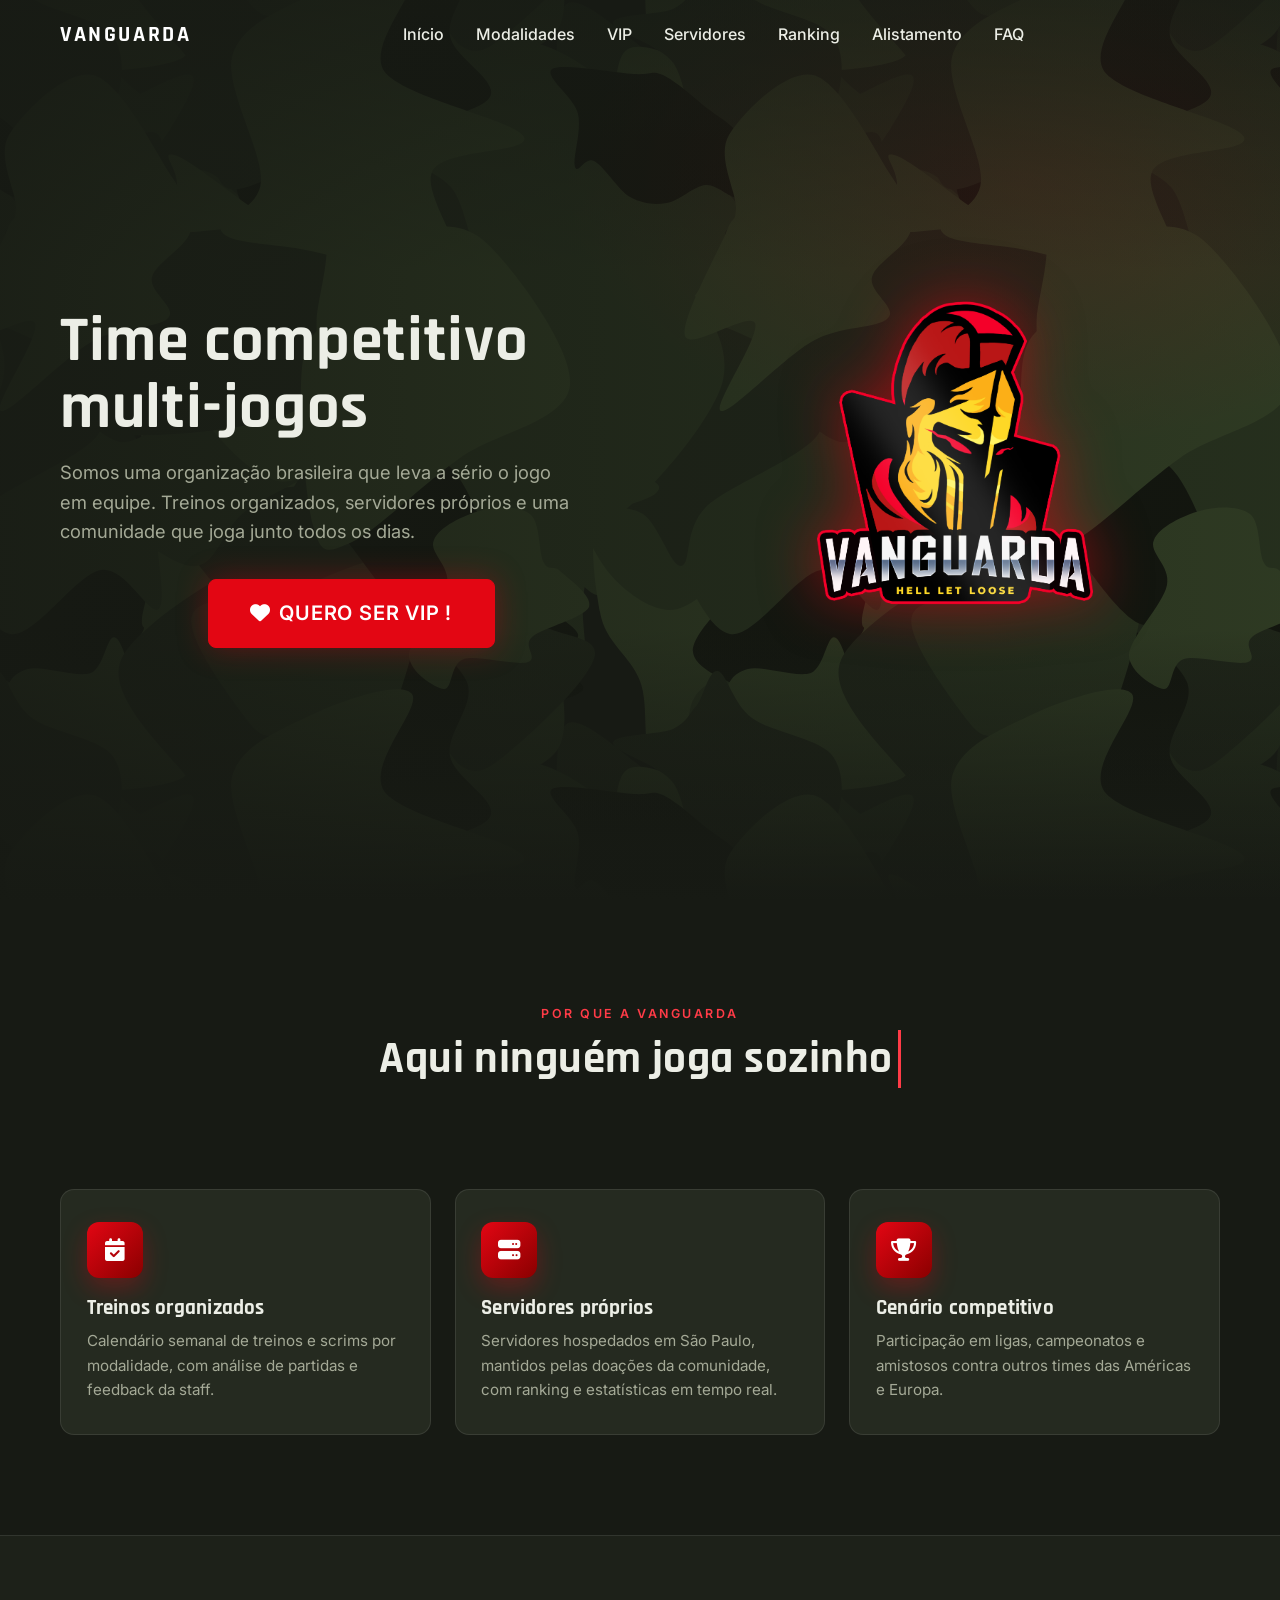
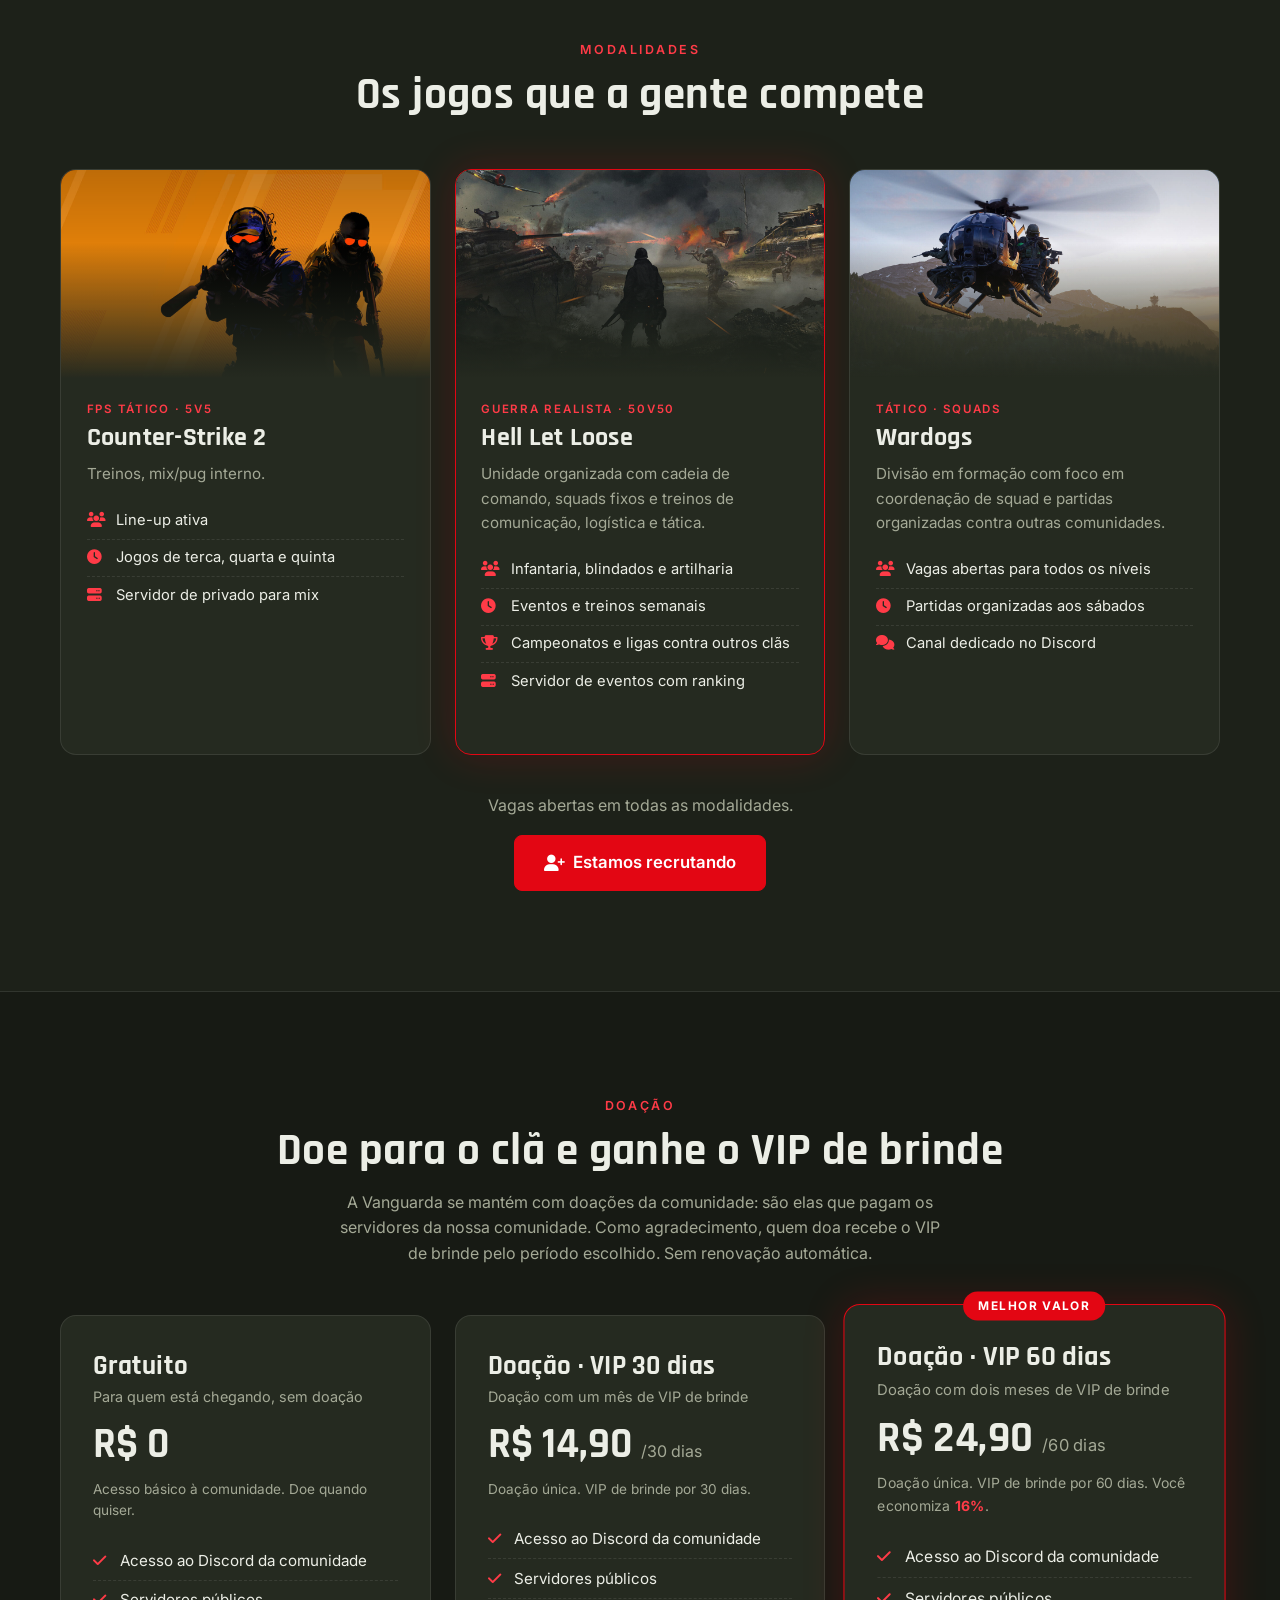
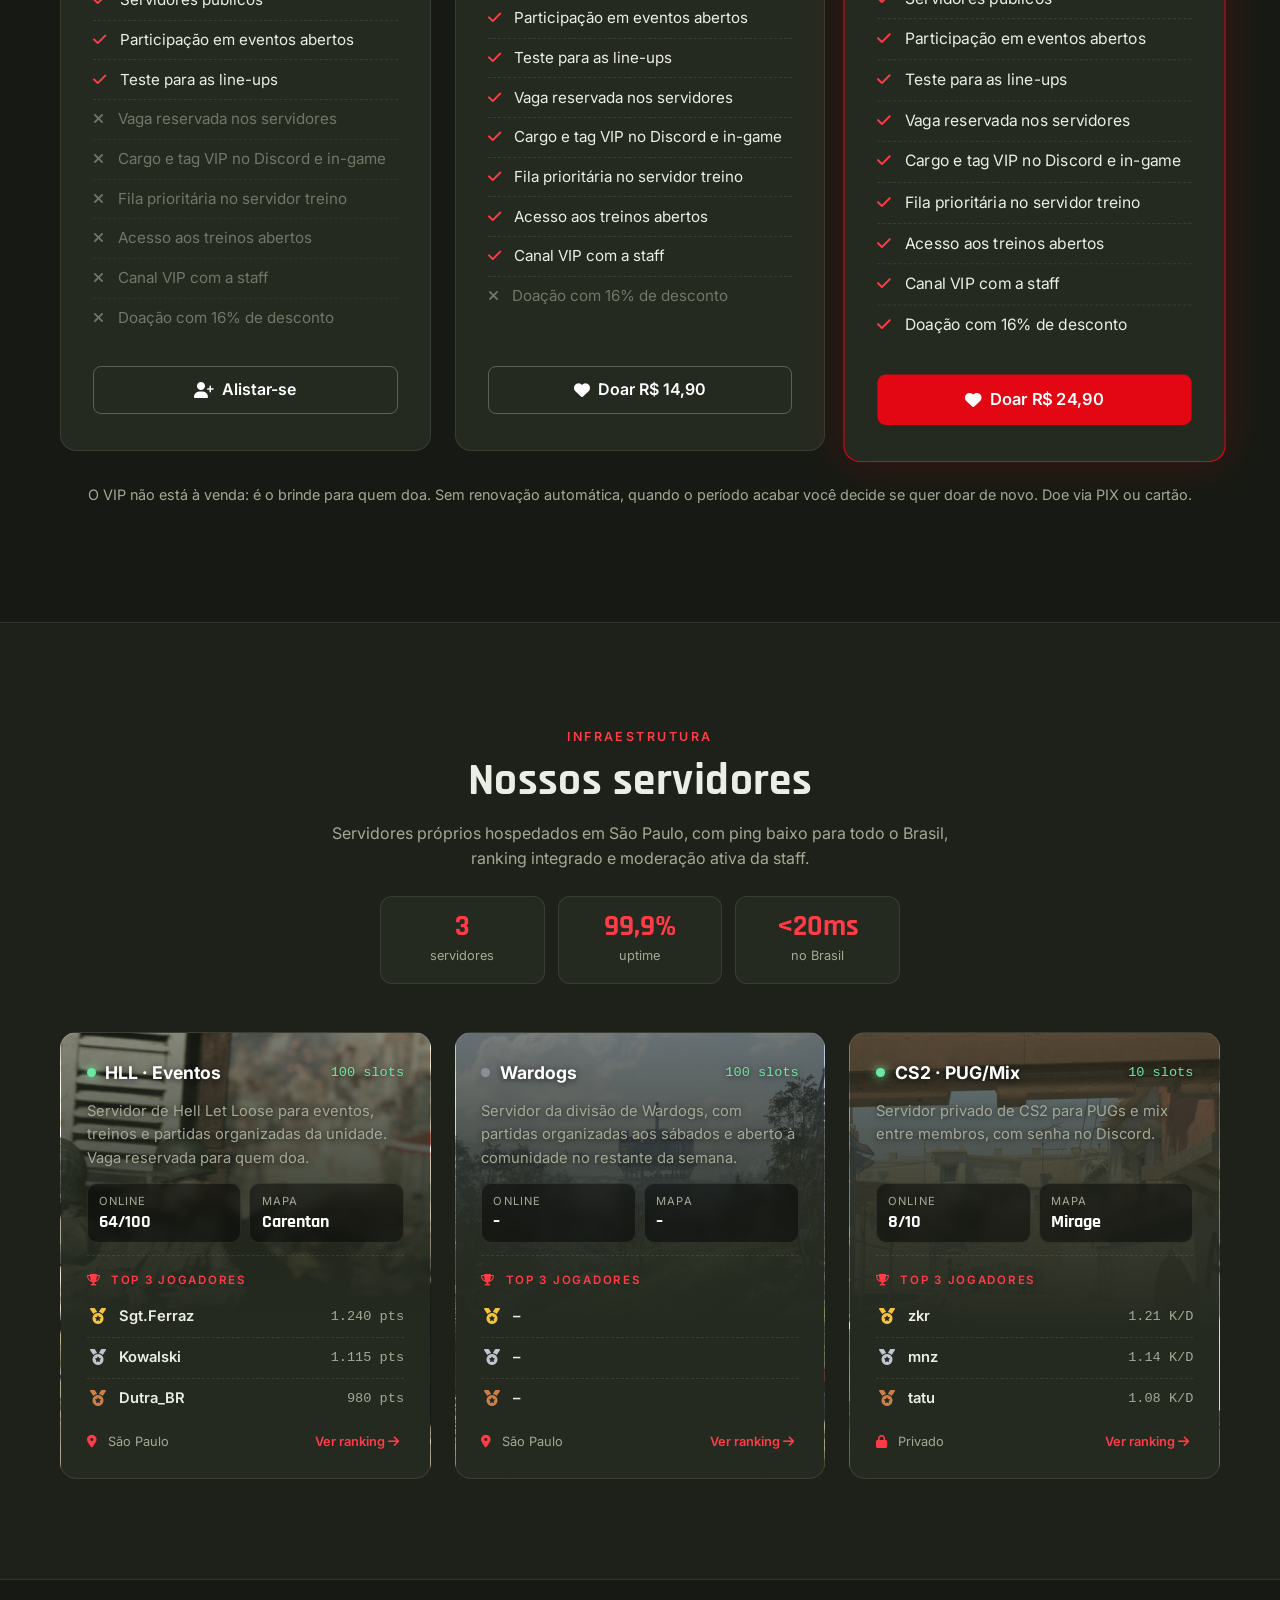
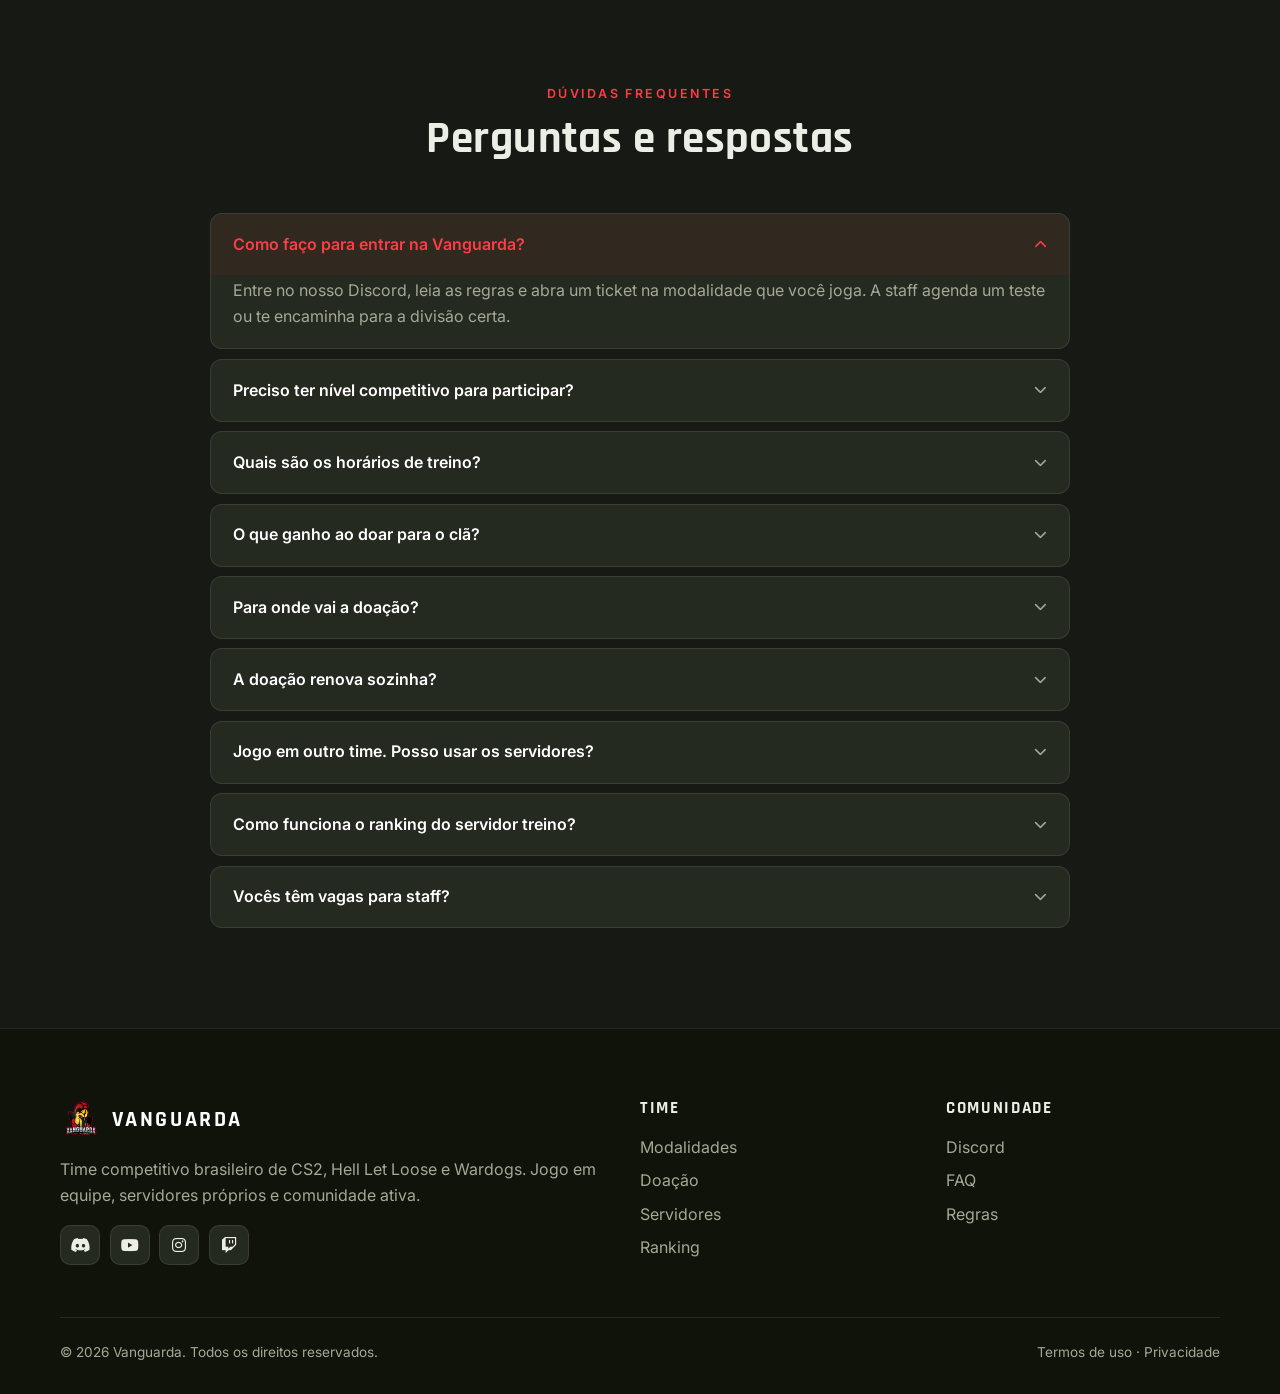
<file: index.html>
<!DOCTYPE html>
<html lang="pt-br">
<head>
  <meta charset="UTF-8">
  <meta name="viewport" content="width=device-width, initial-scale=1">
  <title>Vanguarda — Time competitivo multi-jogos</title>
  <meta name="description" content="Vanguarda é um time competitivo brasileiro de CS2, Hell Let Loose e Wardogs. Treinos organizados, servidores próprios mantidos por doações da comunidade e VIP de brinde para quem doa.">
  <link rel="icon" href="assets/img/logo.png" type="image/png">
  <link rel="preconnect" href="https://fonts.googleapis.com">
  <link rel="preconnect" href="https://fonts.gstatic.com" crossorigin>
  <link href="https://fonts.googleapis.com/css2?family=Inter:wght@400;500;600&family=Rajdhani:wght@500;600;700&display=swap" rel="stylesheet">
  <link rel="stylesheet" href="https://cdnjs.cloudflare.com/ajax/libs/font-awesome/6.5.2/css/all.min.css">
  <link rel="stylesheet" href="assets/css/styles.css?v=20261016">
</head>
<body>

  <!-- ===== NAVBAR ===== -->
  <nav class="navbar" id="navbar">
    <div class="container navbar-inner">
      <a class="brand" href="#top">
        <span class="brand-name">VANGUARDA</span>
      </a>
      <button class="nav-toggle" id="navToggle" aria-label="Abrir menu" aria-expanded="false" aria-controls="navMenu">
        <i class="fa-solid fa-bars"></i>
      </button>
      <div class="nav-menu" id="navMenu">
        <ul class="nav-links">
          <li><a href="#top">Início</a></li>
          <li><a href="#modalidades">Modalidades</a></li>
          <li><a href="#planos">VIP</a></li>
          <li><a href="#servidores">Servidores</a></li>
          <li><a href="ranking.html">Ranking</a></li>
          <li><a href="https://membros.vanguarda.pro.br">Alistamento</a></li>
          <li><a href="#faq">FAQ</a></li>
        </ul>
      </div>
    </div>
  </nav>

  <!-- ===== HERO ===== -->
  <header id="top" class="hero">
    <div class="container hero-inner">
      <div class="hero-copy">
        <h1 class="hero-title">Time competitivo multi-jogos</h1>
        <p class="hero-lead">Somos uma organização brasileira que leva a sério o jogo em equipe. Treinos organizados, servidores próprios e uma comunidade que joga junto todos os dias.</p>
        <div class="hero-actions">
          <a href="#planos" class="btn btn-primary btn-lg btn-hero"><i class="fa-solid fa-heart"></i> QUERO SER VIP !</a>
        </div>
      </div>
      <div class="hero-visual">
        <img src="assets/img/logo.png" alt="Vanguarda" class="hero-logo">
      </div>
    </div>
  </header>

  <!-- ===== POR QUE A VANGUARDA ===== -->
  <section class="section">
    <div class="container">
      <div class="section-head">
        <span class="kicker">Por que a Vanguarda</span>
        <h2 class="typewriter" data-phrases='["Aqui ninguém joga sozinho","Estrutura de time, alma de comunidade","Jogo sério, do treino ao campeonato","Organização dentro e fora do servidor"]'><span class="typewriter-text">Aqui ninguém joga sozinho</span></h2>
      </div>
      <div class="grid grid-3 features">
        <div class="feature">
          <div class="feature-icon"><i class="fa-solid fa-calendar-check"></i></div>
          <h3>Treinos organizados</h3>
          <p>Calendário semanal de treinos e scrims por modalidade, com análise de partidas e feedback da staff.</p>
        </div>
        <div class="feature">
          <div class="feature-icon"><i class="fa-solid fa-server"></i></div>
          <h3>Servidores próprios</h3>
          <p>Servidores hospedados em São Paulo, mantidos pelas doações da comunidade, com ranking e estatísticas em tempo real.</p>
        </div>
        <div class="feature">
          <div class="feature-icon"><i class="fa-solid fa-trophy"></i></div>
          <h3>Cenário competitivo</h3>
          <p>Participação em ligas, campeonatos e amistosos contra outros times das Américas e Europa.</p>
        </div>
      </div>
    </div>
  </section>

  <!-- ===== MODALIDADES ===== -->
  <section id="modalidades" class="section section-alt">
    <div class="container">
      <div class="section-head">
        <span class="kicker">Modalidades</span>
        <h2>Os jogos que a gente compete</h2>
      </div>
      <div class="grid grid-3 modes">
        <article class="mode">
          <div class="mode-cover g1"><img src="assets/img/mode-cs2.jpg" alt="Counter-Strike 2" loading="lazy"><img src="assets/img/mode-cs2.jpg" alt="" aria-hidden="true" class="glitch glitch-r" loading="lazy"><img src="assets/img/mode-cs2.jpg" alt="" aria-hidden="true" class="glitch glitch-b" loading="lazy"></div>
          <div class="mode-body">
            <span class="mode-tag">FPS tático · 5v5</span>
            <h3>Counter-Strike 2</h3>
            <p>Treinos, mix/pug interno.</p>
            <ul class="mode-list">
              <li><i class="fa-solid fa-users"></i> Line-up ativa</li>
              <li><i class="fa-solid fa-clock"></i> Jogos de terca, quarta e quinta</li>
              <li><i class="fa-solid fa-server"></i> Servidor de privado para mix</li>
            </ul>
          </div>
        </article>
        <article class="mode featured">
          <div class="mode-cover g6"><img src="assets/img/mode-hll.jpg" alt="Hell Let Loose" loading="lazy"><img src="assets/img/mode-hll.jpg" alt="" aria-hidden="true" class="glitch glitch-r" loading="lazy"><img src="assets/img/mode-hll.jpg" alt="" aria-hidden="true" class="glitch glitch-b" loading="lazy"></div>
          <div class="mode-body">
            <span class="mode-tag">Guerra realista · 50v50</span>
            <h3>Hell Let Loose</h3>
            <p>Unidade organizada com cadeia de comando, squads fixos e treinos de comunicação, logística e tática.</p>
            <ul class="mode-list">
              <li><i class="fa-solid fa-users"></i> Infantaria, blindados e artilharia</li>
              <li><i class="fa-solid fa-clock"></i> Eventos e treinos semanais</li>
              <li><i class="fa-solid fa-trophy"></i> Campeonatos e ligas contra outros clãs</li>
              <li><i class="fa-solid fa-server"></i> Servidor de eventos com ranking</li>
            </ul>
          </div>
        </article>
        <article class="mode">
          <div class="mode-cover g2"><img src="assets/img/mode-wardogs.jpg" alt="Wardogs" loading="lazy"><img src="assets/img/mode-wardogs.jpg" alt="" aria-hidden="true" class="glitch glitch-r" loading="lazy"><img src="assets/img/mode-wardogs.jpg" alt="" aria-hidden="true" class="glitch glitch-b" loading="lazy"></div>
          <div class="mode-body">
            <span class="mode-tag">Tático · squads</span>
            <h3>Wardogs</h3>
            <p>Divisão em formação com foco em coordenação de squad e partidas organizadas contra outras comunidades.</p>
            <ul class="mode-list">
              <li><i class="fa-solid fa-users"></i> Vagas abertas para todos os níveis</li>
              <li><i class="fa-solid fa-clock"></i> Partidas organizadas aos sábados</li>
              <li><i class="fa-solid fa-comments"></i> Canal dedicado no Discord</li>
            </ul>
          </div>
        </article>
      </div>
      <div class="center section-cta">
        <p class="muted">Vagas abertas em todas as modalidades.</p>
        <a href="https://membros.vanguarda.pro.br" class="btn btn-primary btn-lg"><i class="fa-solid fa-user-plus"></i> Estamos recrutando</a>
      </div>
    </div>
  </section>

  <!-- ===== PLANOS ===== -->
  <section id="planos" class="section">
    <div class="container">
      <div class="section-head">
        <span class="kicker">Doação</span>
        <h2>Doe para o clã e ganhe o VIP de brinde</h2>
        <p class="muted section-sub">A Vanguarda se mantém com doações da comunidade: são elas que pagam os servidores da nossa comunidade. Como agradecimento, quem doa recebe o VIP de brinde pelo período escolhido. Sem renovação automática.</p>
      </div>
      <div class="grid grid-3 plans">
        <div class="plan">
          <h3>Gratuito</h3>
          <p class="plan-spec">Para quem está chegando, sem doação</p>
          <div class="price">
            <span class="price-new">R$ 0</span>
          </div>
          <p class="price-note muted">Acesso básico à comunidade. Doe quando quiser.</p>
          <ul class="plan-list">
            <li><i class="fa-solid fa-check"></i> Acesso ao Discord da comunidade</li>
            <li><i class="fa-solid fa-check"></i> Servidores públicos</li>
            <li><i class="fa-solid fa-check"></i> Participação em eventos abertos</li>
            <li><i class="fa-solid fa-check"></i> Teste para as line-ups</li>
            <li class="off"><i class="fa-solid fa-xmark"></i> Vaga reservada nos servidores</li>
            <li class="off"><i class="fa-solid fa-xmark"></i> Cargo e tag VIP no Discord e in-game</li>
            <li class="off"><i class="fa-solid fa-xmark"></i> Fila prioritária no servidor treino</li>
            <li class="off"><i class="fa-solid fa-xmark"></i> Acesso aos treinos abertos</li>
            <li class="off"><i class="fa-solid fa-xmark"></i> Canal VIP com a staff</li>
            <li class="off"><i class="fa-solid fa-xmark"></i> Doação com 16% de desconto</li>
          </ul>
          <a href="https://membros.vanguarda.pro.br" class="btn btn-outline btn-block"><i class="fa-solid fa-user-plus"></i> Alistar-se</a>
        </div>
        <div class="plan">
          <h3>Doação · VIP 30 dias</h3>
          <p class="plan-spec">Doação com um mês de VIP de brinde</p>
          <div class="price">
            <span class="price-new">R$ 14,90</span>
            <span class="price-per">/30 dias</span>
          </div>
          <p class="price-note muted">Doação única. VIP de brinde por 30 dias.</p>
          <ul class="plan-list">
            <li><i class="fa-solid fa-check"></i> Acesso ao Discord da comunidade</li>
            <li><i class="fa-solid fa-check"></i> Servidores públicos</li>
            <li><i class="fa-solid fa-check"></i> Participação em eventos abertos</li>
            <li><i class="fa-solid fa-check"></i> Teste para as line-ups</li>
            <li><i class="fa-solid fa-check"></i> Vaga reservada nos servidores</li>
            <li><i class="fa-solid fa-check"></i> Cargo e tag VIP no Discord e in-game</li>
            <li><i class="fa-solid fa-check"></i> Fila prioritária no servidor treino</li>
            <li><i class="fa-solid fa-check"></i> Acesso aos treinos abertos</li>
            <li><i class="fa-solid fa-check"></i> Canal VIP com a staff</li>
            <li class="off"><i class="fa-solid fa-xmark"></i> Doação com 16% de desconto</li>
          </ul>
          <a href="https://vip.vanguarda.pro.br" class="btn btn-outline btn-block"><i class="fa-solid fa-heart"></i> Doar R$ 14,90</a>
        </div>
        <div class="plan featured">
          <span class="plan-tag">Melhor valor</span>
          <h3>Doação · VIP 60 dias</h3>
          <p class="plan-spec">Doação com dois meses de VIP de brinde</p>
          <div class="price">
            <span class="price-new">R$ 24,90</span>
            <span class="price-per">/60 dias</span>
          </div>
          <p class="price-note muted">Doação única. VIP de brinde por 60 dias. Você economiza <strong>16%</strong>.</p>
          <ul class="plan-list">
            <li><i class="fa-solid fa-check"></i> Acesso ao Discord da comunidade</li>
            <li><i class="fa-solid fa-check"></i> Servidores públicos</li>
            <li><i class="fa-solid fa-check"></i> Participação em eventos abertos</li>
            <li><i class="fa-solid fa-check"></i> Teste para as line-ups</li>
            <li><i class="fa-solid fa-check"></i> Vaga reservada nos servidores</li>
            <li><i class="fa-solid fa-check"></i> Cargo e tag VIP no Discord e in-game</li>
            <li><i class="fa-solid fa-check"></i> Fila prioritária no servidor treino</li>
            <li><i class="fa-solid fa-check"></i> Acesso aos treinos abertos</li>
            <li><i class="fa-solid fa-check"></i> Canal VIP com a staff</li>
            <li><i class="fa-solid fa-check"></i> Doação com 16% de desconto</li>
          </ul>
          <a href="https://vip.vanguarda.pro.br" class="btn btn-primary btn-block"><i class="fa-solid fa-heart"></i> Doar R$ 24,90</a>
        </div>
      </div>
      <p class="center muted plans-note">O VIP não está à venda: é o brinde para quem doa. Sem renovação automática, quando o período acabar você decide se quer doar de novo. Doe via PIX ou cartão.</p>
    </div>
  </section>

  <!-- ===== SERVIDORES ===== -->
  <section id="servidores" class="section section-alt">
    <div class="container">
      <div class="section-head">
        <span class="kicker">Infraestrutura</span>
        <h2>Nossos servidores</h2>
        <p class="muted section-sub">Servidores próprios hospedados em São Paulo, com ping baixo para todo o Brasil, ranking integrado e moderação ativa da staff.</p>
        <div class="counters counters-inline">
          <div class="counter"><strong>3</strong><span>servidores</span></div>
          <div class="counter"><strong>99,9%</strong><span>uptime</span></div>
          <div class="counter"><strong>&lt;20ms</strong><span>no Brasil</span></div>
        </div>
      </div>
      <!-- Wardogs: dados reais via vip.vanguarda.pro.br/api/v1/site/servers (assets/js/main.js). HLL e CS2: exemplo -->
      <div class="grid grid-3 servers">
        <a class="server" href="ranking.html?servidor=hll" data-map="carentan" title="Ver ranking completo">
          <div class="server-head"><span class="dot online"></span> <strong>HLL · Eventos</strong> <span class="mono push-right">100 slots</span></div>
          <p>Servidor de Hell Let Loose para eventos, treinos e partidas organizadas da unidade. Vaga reservada para quem doa.</p>
          <dl class="server-stats">
            <div><dt>Online</dt><dd>64/100</dd></div>
            <div><dt>Mapa</dt><dd>Carentan</dd></div>
          </dl>
          <div class="server-top">
            <span class="server-top-title"><i class="fa-solid fa-trophy"></i> Top 3 jogadores</span>
            <ol>
            <li><span class="rank rank-1"><i class="fa-solid fa-medal"></i></span><span class="player">Sgt.Ferraz</span><span class="score mono">1.240 pts</span></li>
            <li><span class="rank rank-2"><i class="fa-solid fa-medal"></i></span><span class="player">Kowalski</span><span class="score mono">1.115 pts</span></li>
            <li><span class="rank rank-3"><i class="fa-solid fa-medal"></i></span><span class="player">Dutra_BR</span><span class="score mono">980 pts</span></li>
            </ol>
          </div>
          <span class="server-meta"><i class="fa-solid fa-location-dot"></i> São Paulo <span class="server-go">Ver ranking <i class="fa-solid fa-arrow-right"></i></span></span>
        </a>
        <a class="server" href="ranking.html?servidor=wardogs" data-map="king-of-the-hill" data-vip-server="vanguarda" title="Ver ranking completo">
          <div class="server-head"><span class="dot pending" data-live="dot"></span> <strong>Wardogs</strong> <span class="mono push-right" data-live="slots">100 slots</span></div>
          <p>Servidor da divisão de Wardogs, com partidas organizadas aos sábados e aberto à comunidade no restante da semana.</p>
          <dl class="server-stats">
            <div><dt>Online</dt><dd data-live="online">&ndash;</dd></div>
            <div><dt>Mapa</dt><dd data-live="map">&ndash;</dd></div>
          </dl>
          <div class="server-top">
            <span class="server-top-title"><i class="fa-solid fa-trophy"></i> Top 3 jogadores</span>
            <ol data-live="top">
            <li><span class="rank rank-1"><i class="fa-solid fa-medal"></i></span><span class="player">&ndash;</span><span class="score mono"></span></li>
            <li><span class="rank rank-2"><i class="fa-solid fa-medal"></i></span><span class="player">&ndash;</span><span class="score mono"></span></li>
            <li><span class="rank rank-3"><i class="fa-solid fa-medal"></i></span><span class="player">&ndash;</span><span class="score mono"></span></li>
            </ol>
          </div>
          <span class="server-meta"><i class="fa-solid fa-location-dot"></i> São Paulo <span class="server-go">Ver ranking <i class="fa-solid fa-arrow-right"></i></span></span>
        </a>
        <a class="server" href="ranking.html?servidor=cs2" data-map="mirage" title="Ver ranking completo">
          <div class="server-head"><span class="dot online"></span> <strong>CS2 · PUG/Mix</strong> <span class="mono push-right">10 slots</span></div>
          <p>Servidor privado de CS2 para PUGs e mix entre membros, com senha no Discord.</p>
          <dl class="server-stats">
            <div><dt>Online</dt><dd>8/10</dd></div>
            <div><dt>Mapa</dt><dd>Mirage</dd></div>
          </dl>
          <div class="server-top">
            <span class="server-top-title"><i class="fa-solid fa-trophy"></i> Top 3 jogadores</span>
            <ol>
            <li><span class="rank rank-1"><i class="fa-solid fa-medal"></i></span><span class="player">zkr</span><span class="score mono">1.21 K/D</span></li>
            <li><span class="rank rank-2"><i class="fa-solid fa-medal"></i></span><span class="player">mnz</span><span class="score mono">1.14 K/D</span></li>
            <li><span class="rank rank-3"><i class="fa-solid fa-medal"></i></span><span class="player">tatu</span><span class="score mono">1.08 K/D</span></li>
            </ol>
          </div>
          <span class="server-meta"><i class="fa-solid fa-lock"></i> Privado <span class="server-go">Ver ranking <i class="fa-solid fa-arrow-right"></i></span></span>
        </a>
      </div>
    </div>
  </section>

  <!-- ===== FAQ ===== -->
  <section id="faq" class="section">
    <div class="container">
      <div class="section-head">
        <span class="kicker">Dúvidas frequentes</span>
        <h2>Perguntas e respostas</h2>
      </div>
      <div class="accordion" id="faqAcc">
        <details open>
          <summary>Como faço para entrar na Vanguarda?</summary>
          <div class="acc-body">Entre no nosso Discord, leia as regras e abra um ticket na modalidade que você joga. A staff agenda um teste ou te encaminha para a divisão certa.</div>
        </details>
        <details>
          <summary>Preciso ter nível competitivo para participar?</summary>
          <div class="acc-body">Não. A comunidade e os servidores são abertos para todos. As line-ups competitivas têm processo seletivo, mas as divisões de Hell Let Loose e Wardogs aceitam jogadores de qualquer nível.</div>
        </details>
        <details>
          <summary>Quais são os horários de treino?</summary>
          <div class="acc-body">Cada modalidade tem o seu calendário, publicado toda semana no Discord. Em geral os treinos acontecem à noite, entre 20h e 23h, no horário de Brasília.</div>
        </details>
        <details>
          <summary>O que ganho ao doar para o clã?</summary>
          <div class="acc-body">Quem doa recebe o VIP de brinde: vaga reservada nos servidores, cargo e tag exclusivos no Discord e in-game, fila prioritária no servidor treino, acesso aos treinos abertos e canal VIP com a staff.</div>
        </details>
        <details>
          <summary>Para onde vai a doação?</summary>
          <div class="acc-body">Integralmente para o clã: hospedagem dos servidores, inscrições em campeonatos, ferramentas de análise e premiações de eventos da comunidade. A staff não recebe nada.</div>
        </details>
        <details>
          <summary>A doação renova sozinha?</summary>
          <div class="acc-body">Não. Cada doação é única e o VIP de brinde fica ativo pelo período escolhido, 30 ou 60 dias. Quando acabar, você decide se quer doar de novo. Sem cobrança recorrente e sem fidelidade.</div>
        </details>
        <details>
          <summary>Jogo em outro time. Posso usar os servidores?</summary>
          <div class="acc-body">Os servidores públicos são abertos para todos. O servidor de treino e o competitivo de CS2 são reservados para membros e doadores.</div>
        </details>
        <details>
          <summary>Como funciona o ranking do servidor treino?</summary>
          <div class="acc-body">As estatísticas são coletadas automaticamente a cada partida e publicadas no ranking online, com kills, suporte, objetivos e tempo de jogo.</div>
        </details>
        <details>
          <summary>Vocês têm vagas para staff?</summary>
          <div class="acc-body">Sim. Abrimos vagas periódicas para moderação, organização de eventos e criação de conteúdo. Os avisos saem no canal de anúncios do Discord.</div>
        </details>
      </div>
    </div>
  </section>

  <footer class="footer">
    <div class="container">
      <div class="footer-grid">
        <div class="footer-about">
          <a class="brand" href="#top">
            <img src="assets/img/logo.png" alt="Vanguarda" class="logo">
            <span class="brand-name">VANGUARDA</span>
          </a>
          <p class="muted">Time competitivo brasileiro de CS2, Hell Let Loose e Wardogs. Jogo em equipe, servidores próprios e comunidade ativa.</p>
          <div class="social">
            <a href="https://discord.gg/vanguarda" target="_blank" rel="noopener" aria-label="Discord"><i class="fa-brands fa-discord"></i></a>
            <a href="https://www.youtube.com/@VanguardaHLL" target="_blank" rel="noopener" aria-label="YouTube"><i class="fa-brands fa-youtube"></i></a>
            <a href="#" aria-label="Instagram"><i class="fa-brands fa-instagram"></i></a>
            <a href="#" aria-label="Twitch"><i class="fa-brands fa-twitch"></i></a>
          </div>
        </div>
        <div>
          <h4>Time</h4>
          <ul>
            <li><a href="#modalidades">Modalidades</a></li>
            <li><a href="#planos">Doação</a></li>
            <li><a href="#servidores">Servidores</a></li>
            <li><a href="ranking.html">Ranking</a></li>
          </ul>
        </div>
        <div>
          <h4>Comunidade</h4>
          <ul>
            <li><a href="https://discord.gg/vanguarda" target="_blank" rel="noopener">Discord</a></li>
            <li><a href="#faq">FAQ</a></li>
            <li><a href="regras.html">Regras</a></li>
          </ul>
        </div>
      </div>
      <div class="footer-bottom">
        <span>© <span id="year"></span> Vanguarda. Todos os direitos reservados.</span>
        <span><a href="termos.html">Termos de uso</a> · <a href="privacidade.html">Privacidade</a></span>
      </div>
    </div>
  </footer>

  <button class="back-top" id="backTop" aria-label="Voltar ao topo"><i class="fa-solid fa-arrow-up"></i></button>

  <script src="assets/js/main.js?v=20261016"></script>
</body>
</html>
</file>
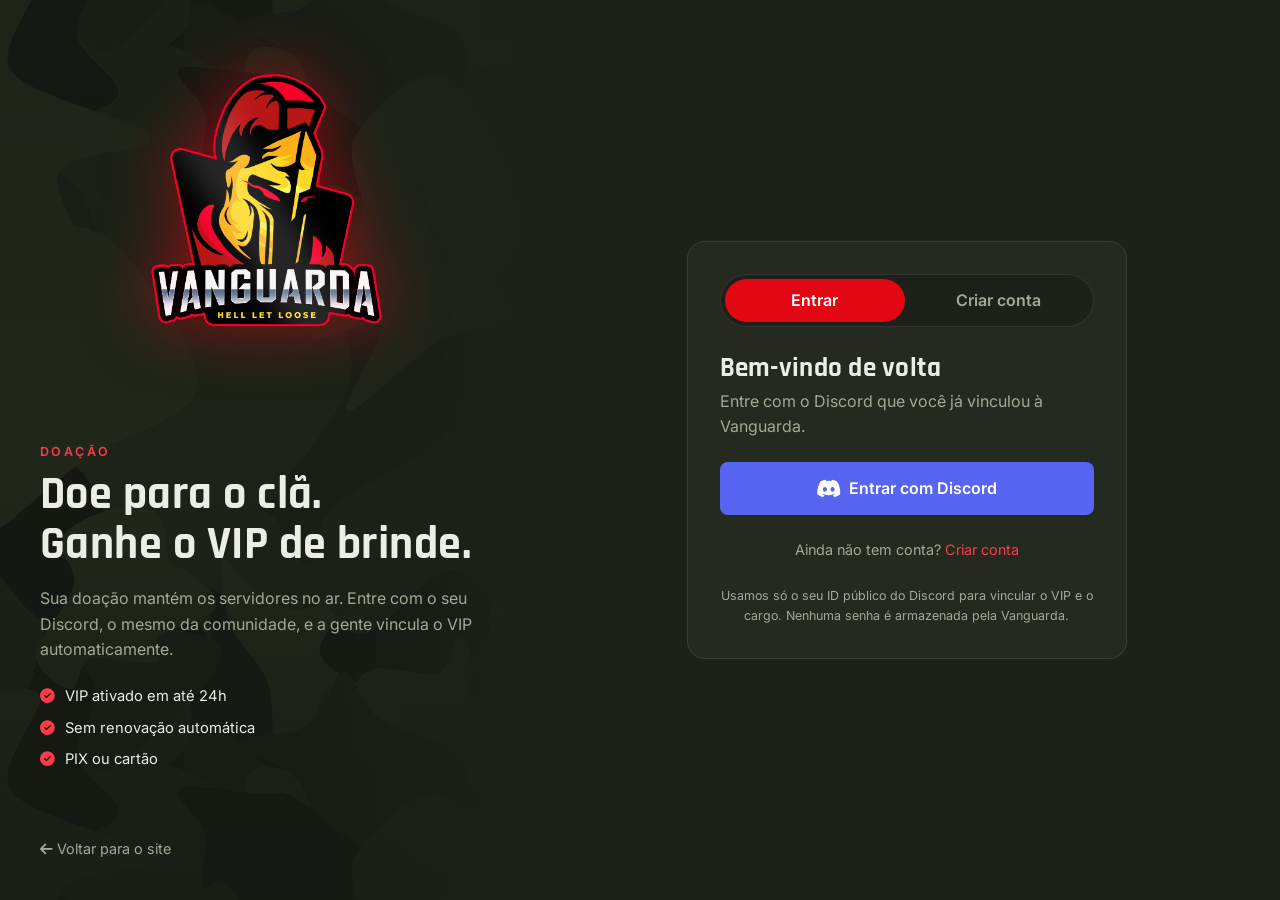
<file: login.html>
<!DOCTYPE html>
<html lang="pt-br">
<head>
  <meta charset="UTF-8">
  <meta name="viewport" content="width=device-width, initial-scale=1">
  <title>Entrar — Vanguarda</title>
  <meta name="description" content="Entre com o Discord para doar para a Vanguarda e receber o VIP de brinde.">
  <meta name="robots" content="noindex">
  <link rel="icon" href="assets/img/logo.png" type="image/png">
  <link rel="preconnect" href="https://fonts.googleapis.com">
  <link rel="preconnect" href="https://fonts.gstatic.com" crossorigin>
  <link href="https://fonts.googleapis.com/css2?family=Inter:wght@400;500;600&family=Rajdhani:wght@500;600;700&display=swap" rel="stylesheet">
  <link rel="stylesheet" href="https://cdnjs.cloudflare.com/ajax/libs/font-awesome/6.5.2/css/all.min.css">
  <link rel="stylesheet" href="assets/css/styles.css?v=20261013">
</head>
<body class="page-auth">

  <main class="auth">
    <!-- lado esquerdo: marca e contexto da doação -->
    <aside class="auth-side">
      <a href="index.html" class="auth-logo-wrap" aria-label="Vanguarda"><img src="assets/img/logo.png" alt="Vanguarda" class="auth-logo"></a>
      <div class="auth-side-copy">
        <span class="kicker">Doação</span>
        <h1>Doe para o clã.<br>Ganhe o VIP de brinde.</h1>
        <p class="muted">Sua doação mantém os servidores no ar. Entre com o seu Discord, o mesmo da comunidade, e a gente vincula o VIP automaticamente.</p>
        <ul class="auth-trust">
          <li><i class="fa-solid fa-circle-check"></i> VIP ativado em até 24h</li>
          <li><i class="fa-solid fa-circle-check"></i> Sem renovação automática</li>
          <li><i class="fa-solid fa-circle-check"></i> PIX ou cartão</li>
        </ul>
      </div>
      <a href="index.html#planos" class="auth-back"><i class="fa-solid fa-arrow-left"></i> Voltar para o site</a>
    </aside>

    <!-- lado direito: telas de login e cadastro -->
    <section class="auth-panel">
      <div class="auth-card">
        <div class="auth-tabs" role="tablist">
          <button type="button" role="tab" data-view="login" aria-selected="true">Entrar</button>
          <button type="button" role="tab" data-view="signup" aria-selected="false">Criar conta</button>
        </div>

        <!-- TELA: LOGIN -->
        <div class="auth-view" id="view-login" role="tabpanel">
          <h2>Bem-vindo de volta</h2>
          <p class="muted">Entre com o Discord que você já vinculou à Vanguarda.</p>
          <div class="auth-social">
            <a class="btn btn-social btn-discord" data-provider="discord" href="#"><i class="fa-brands fa-discord"></i> Entrar com Discord</a>
          </div>
          <p class="auth-switch muted">Ainda não tem conta? <a href="#" data-goto="signup">Criar conta</a></p>
        </div>

        <!-- TELA: CADASTRO -->
        <div class="auth-view" id="view-signup" role="tabpanel" hidden>
          <h2>Criar conta</h2>
          <p class="muted">Se já jogou nos nossos servidores, informe seu nick para a staff vincular o VIP. Depois crie a conta com o seu Discord.</p>
          <form class="auth-form" id="signupForm" data-require-player="false">
            <div class="auth-player" id="playerPicker">
              <label>
                <span>Nick in-game</span>
                <div class="auth-player-input">
                  <i class="fa-solid fa-magnifying-glass"></i>
                  <input type="text" id="nickInput" placeholder="Digite o nick que você usa no servidor" autocomplete="off" spellcheck="false">
                  <i class="fa-solid fa-circle-notch fa-spin auth-player-loading" id="nickLoading" hidden></i>
                </div>
              </label>
              <input type="hidden" name="playerId" id="playerId">
              <ul class="auth-suggest" id="nickSuggest" role="listbox" hidden></ul>
              <div class="auth-selected" id="playerSelected" hidden></div>
              <p class="auth-hint muted" id="nickHint">Opcional. Se você já entrou em algum servidor da Vanguarda, seu nick aparece na lista. Se não, pode deixar em branco.</p>
            </div>
            <label class="auth-check">
              <input type="checkbox" name="termos" required>
              <span>Li e aceito as <a href="regras.html" target="_blank">regras da comunidade</a>, os <a href="termos.html" target="_blank">termos de uso</a> e a <a href="privacidade.html" target="_blank">política de privacidade</a>.</span>
            </label>
            <div class="auth-social">
              <button type="submit" class="btn btn-social btn-discord" data-provider="discord"><i class="fa-brands fa-discord"></i> Criar conta com Discord</button>
            </div>
          </form>
          <p class="auth-switch muted">Já tem conta? <a href="#" data-goto="login">Entrar</a></p>
        </div>

        <p class="auth-fine muted">Usamos só o seu ID público do Discord para vincular o VIP e o cargo. Nenhuma senha é armazenada pela Vanguarda.</p>
      </div>
    </section>
  </main>

  <script src="assets/js/auth.js?v=20261013"></script>
</body>
</html>
</file>
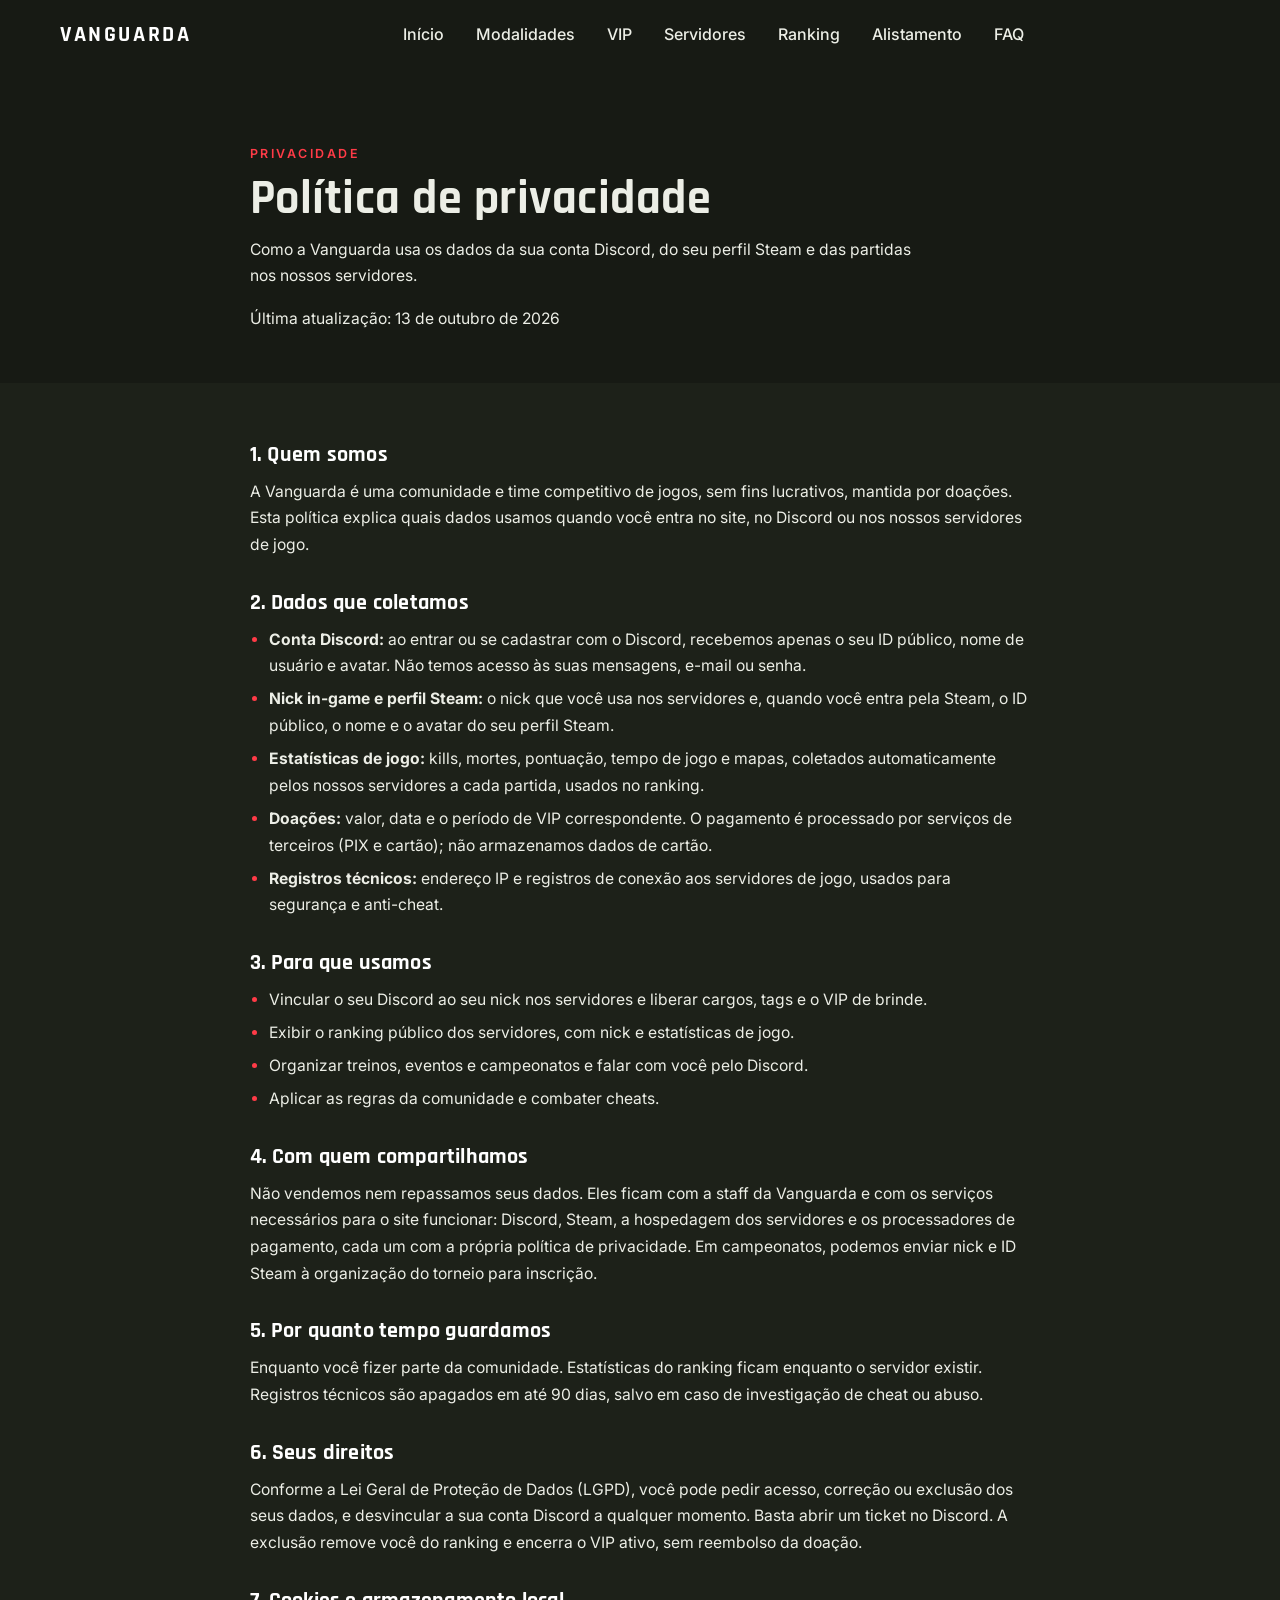
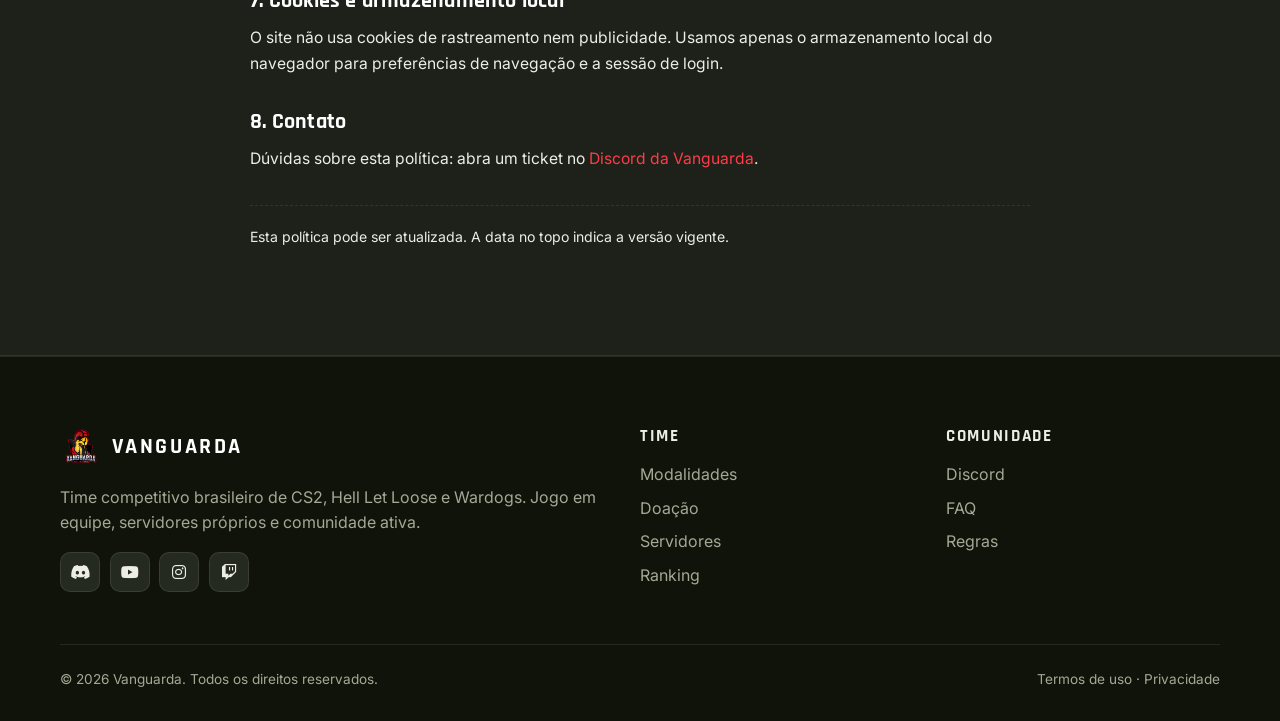
<file: privacidade.html>
<!DOCTYPE html>
<html lang="pt-br">
<head>
  <meta charset="UTF-8">
  <meta name="viewport" content="width=device-width, initial-scale=1">
  <title>Política de privacidade — Vanguarda</title>
  <meta name="description" content="Política de privacidade da Vanguarda: quais dados usamos do Discord, da Steam e dos servidores, para quê, e seus direitos.">
  <link rel="icon" href="assets/img/logo.png" type="image/png">
  <link rel="preconnect" href="https://fonts.googleapis.com">
  <link rel="preconnect" href="https://fonts.gstatic.com" crossorigin>
  <link href="https://fonts.googleapis.com/css2?family=Inter:wght@400;500;600&family=Rajdhani:wght@500;600;700&display=swap" rel="stylesheet">
  <link rel="stylesheet" href="https://cdnjs.cloudflare.com/ajax/libs/font-awesome/6.5.2/css/all.min.css">
  <link rel="stylesheet" href="assets/css/styles.css?v=20261013">
</head>
<body class="page-doc">

  <!-- ===== NAVBAR ===== -->
  <nav class="navbar scrolled" id="navbar">
    <div class="container navbar-inner">
      <a class="brand" href="index.html">
        <span class="brand-name">VANGUARDA</span>
      </a>
      <button class="nav-toggle" id="navToggle" aria-label="Abrir menu" aria-expanded="false" aria-controls="navMenu">
        <i class="fa-solid fa-bars"></i>
      </button>
      <div class="nav-menu" id="navMenu">
        <ul class="nav-links">
          <li><a href="index.html">Início</a></li>
          <li><a href="index.html#modalidades">Modalidades</a></li>
          <li><a href="index.html#planos">VIP</a></li>
          <li><a href="index.html#servidores">Servidores</a></li>
          <li><a href="ranking.html">Ranking</a></li>
          <li><a href="https://membros.vanguarda.pro.br">Alistamento</a></li>
          <li><a href="index.html#faq">FAQ</a></li>
        </ul>
      </div>
    </div>
  </nav>

  <!-- ===== CONTEÚDO ===== -->
  <header id="top" class="doc-hero">
    <div class="container doc">
      <span class="kicker">Privacidade</span>
      <h1>Política de privacidade</h1>
      <p class="muted doc-lead">Como a Vanguarda usa os dados da sua conta Discord, do seu perfil Steam e das partidas nos nossos servidores.</p>
      <p class="muted doc-updated">Última atualização: 13 de outubro de 2026</p>
    </div>
  </header>
  <section class="section section-alt doc-section">
    <div class="container doc">
      <h2>1. Quem somos</h2>
      <p>A Vanguarda é uma comunidade e time competitivo de jogos, sem fins lucrativos, mantida por doações. Esta política explica quais dados usamos quando você entra no site, no Discord ou nos nossos servidores de jogo.</p>
      <h2>2. Dados que coletamos</h2>
      <ul>
        <li><strong>Conta Discord:</strong> ao entrar ou se cadastrar com o Discord, recebemos apenas o seu ID público, nome de usuário e avatar. Não temos acesso às suas mensagens, e-mail ou senha.</li>
        <li><strong>Nick in-game e perfil Steam:</strong> o nick que você usa nos servidores e, quando você entra pela Steam, o ID público, o nome e o avatar do seu perfil Steam.</li>
        <li><strong>Estatísticas de jogo:</strong> kills, mortes, pontuação, tempo de jogo e mapas, coletados automaticamente pelos nossos servidores a cada partida, usados no ranking.</li>
        <li><strong>Doações:</strong> valor, data e o período de VIP correspondente. O pagamento é processado por serviços de terceiros (PIX e cartão); não armazenamos dados de cartão.</li>
        <li><strong>Registros técnicos:</strong> endereço IP e registros de conexão aos servidores de jogo, usados para segurança e anti-cheat.</li>
      </ul>
      <h2>3. Para que usamos</h2>
      <ul>
        <li>Vincular o seu Discord ao seu nick nos servidores e liberar cargos, tags e o VIP de brinde.</li>
        <li>Exibir o ranking público dos servidores, com nick e estatísticas de jogo.</li>
        <li>Organizar treinos, eventos e campeonatos e falar com você pelo Discord.</li>
        <li>Aplicar as regras da comunidade e combater cheats.</li>
      </ul>
      <h2>4. Com quem compartilhamos</h2>
      <p>Não vendemos nem repassamos seus dados. Eles ficam com a staff da Vanguarda e com os serviços necessários para o site funcionar: Discord, Steam, a hospedagem dos servidores e os processadores de pagamento, cada um com a própria política de privacidade. Em campeonatos, podemos enviar nick e ID Steam à organização do torneio para inscrição.</p>
      <h2>5. Por quanto tempo guardamos</h2>
      <p>Enquanto você fizer parte da comunidade. Estatísticas do ranking ficam enquanto o servidor existir. Registros técnicos são apagados em até 90 dias, salvo em caso de investigação de cheat ou abuso.</p>
      <h2>6. Seus direitos</h2>
      <p>Conforme a Lei Geral de Proteção de Dados (LGPD), você pode pedir acesso, correção ou exclusão dos seus dados, e desvincular a sua conta Discord a qualquer momento. Basta abrir um ticket no Discord. A exclusão remove você do ranking e encerra o VIP ativo, sem reembolso da doação.</p>
      <h2>7. Cookies e armazenamento local</h2>
      <p>O site não usa cookies de rastreamento nem publicidade. Usamos apenas o armazenamento local do navegador para preferências de navegação e a sessão de login.</p>
      <h2>8. Contato</h2>
      <p>Dúvidas sobre esta política: abra um ticket no <a href="https://discord.gg/vanguarda" target="_blank" rel="noopener">Discord da Vanguarda</a>.</p>
      <p class="doc-note muted">Esta política pode ser atualizada. A data no topo indica a versão vigente.</p>
    </div>
  </section>

  <!-- ===== FOOTER ===== -->
  <footer class="footer">
    <div class="container">
      <div class="footer-grid">
        <div class="footer-about">
          <a class="brand" href="index.html">
            <img src="assets/img/logo.png" alt="Vanguarda" class="logo">
            <span class="brand-name">VANGUARDA</span>
          </a>
          <p class="muted">Time competitivo brasileiro de CS2, Hell Let Loose e Wardogs. Jogo em equipe, servidores próprios e comunidade ativa.</p>
          <div class="social">
            <a href="https://discord.gg/vanguarda" target="_blank" rel="noopener" aria-label="Discord"><i class="fa-brands fa-discord"></i></a>
            <a href="https://www.youtube.com/@VanguardaHLL" target="_blank" rel="noopener" aria-label="YouTube"><i class="fa-brands fa-youtube"></i></a>
            <a href="#" aria-label="Instagram"><i class="fa-brands fa-instagram"></i></a>
            <a href="#" aria-label="Twitch"><i class="fa-brands fa-twitch"></i></a>
          </div>
        </div>
        <div>
          <h4>Time</h4>
          <ul>
            <li><a href="index.html#modalidades">Modalidades</a></li>
            <li><a href="index.html#planos">Doação</a></li>
            <li><a href="index.html#servidores">Servidores</a></li>
            <li><a href="ranking.html">Ranking</a></li>
          </ul>
        </div>
        <div>
          <h4>Comunidade</h4>
          <ul>
            <li><a href="https://discord.gg/vanguarda" target="_blank" rel="noopener">Discord</a></li>
            <li><a href="index.html#faq">FAQ</a></li>
            <li><a href="regras.html">Regras</a></li>
          </ul>
        </div>
      </div>
      <div class="footer-bottom">
        <span>© <span id="year"></span> Vanguarda. Todos os direitos reservados.</span>
        <span><a href="termos.html">Termos de uso</a> · <a href="privacidade.html">Privacidade</a></span>
      </div>
    </div>
  </footer>

  <button class="back-top" id="backTop" aria-label="Voltar ao topo"><i class="fa-solid fa-arrow-up"></i></button>

  <script src="assets/js/main.js?v=20261013"></script>
</body>
</html>
</file>
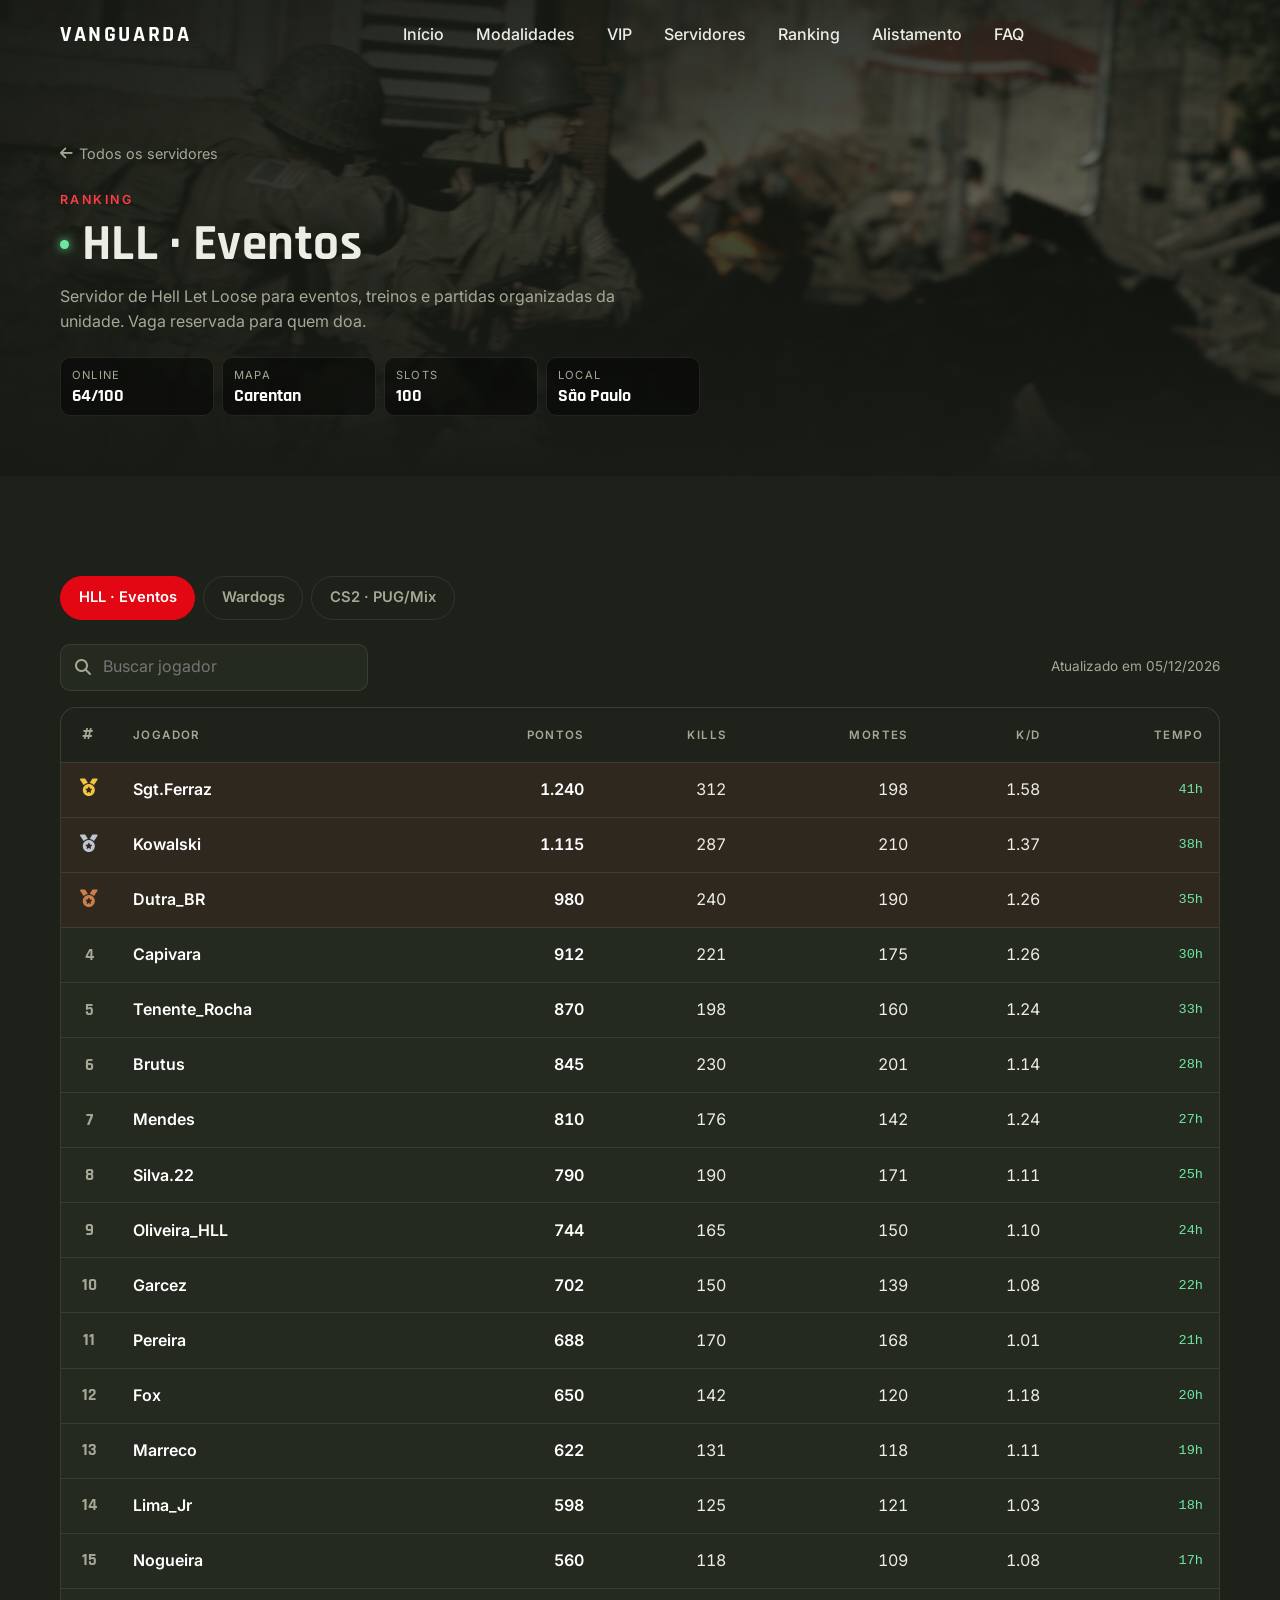
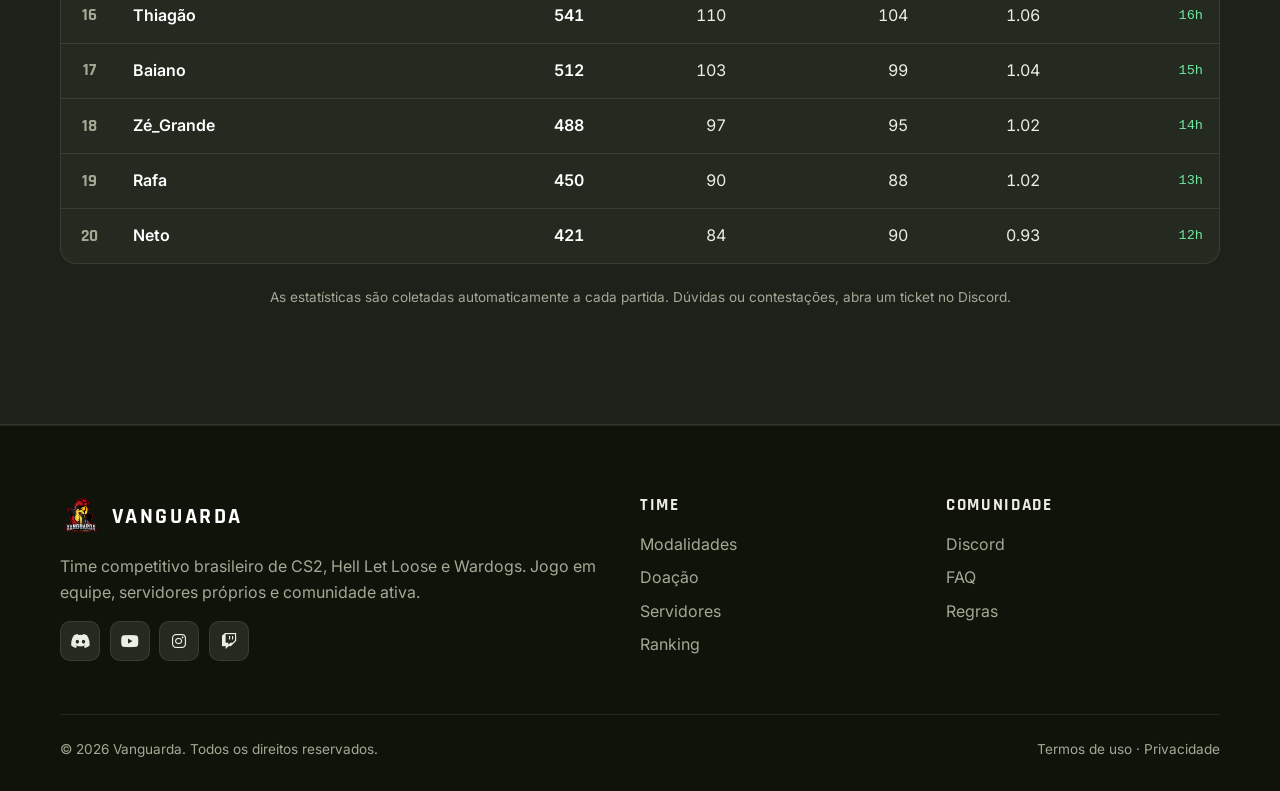
<file: ranking.html>
<!DOCTYPE html>
<html lang="pt-br">
<head>
  <meta charset="UTF-8">
  <meta name="viewport" content="width=device-width, initial-scale=1">
  <title>Ranking dos servidores — Vanguarda</title>
  <meta name="description" content="Ranking dos servidores da Vanguarda: Hell Let Loose, Wardogs e CS2. Pontuação, kills, mortes e tempo de jogo dos melhores jogadores.">
  <link rel="icon" href="assets/img/logo.png" type="image/png">
  <link rel="preconnect" href="https://fonts.googleapis.com">
  <link rel="preconnect" href="https://fonts.gstatic.com" crossorigin>
  <link href="https://fonts.googleapis.com/css2?family=Inter:wght@400;500;600&family=Rajdhani:wght@500;600;700&display=swap" rel="stylesheet">
  <link rel="stylesheet" href="https://cdnjs.cloudflare.com/ajax/libs/font-awesome/6.5.2/css/all.min.css">
  <link rel="stylesheet" href="assets/css/styles.css?v=20261016">
</head>
<body class="page-ranking">

  <!-- ===== NAVBAR ===== -->
  <nav class="navbar scrolled" id="navbar">
    <div class="container navbar-inner">
      <a class="brand" href="index.html">
        <span class="brand-name">VANGUARDA</span>
      </a>
      <button class="nav-toggle" id="navToggle" aria-label="Abrir menu" aria-expanded="false" aria-controls="navMenu">
        <i class="fa-solid fa-bars"></i>
      </button>
      <div class="nav-menu" id="navMenu">
        <ul class="nav-links">
          <li><a href="index.html">Início</a></li>
          <li><a href="index.html#modalidades">Modalidades</a></li>
          <li><a href="index.html#planos">VIP</a></li>
          <li><a href="index.html#servidores">Servidores</a></li>
          <li><a href="ranking.html">Ranking</a></li>
          <li><a href="https://membros.vanguarda.pro.br">Alistamento</a></li>
          <li><a href="index.html#faq">FAQ</a></li>
        </ul>
      </div>
    </div>
  </nav>

  <!-- ===== CABEÇALHO DO SERVIDOR ===== -->
  <header id="top" class="rank-hero" data-map="">
    <div class="container rank-hero-inner">
      <a href="index.html#servidores" class="rank-back"><i class="fa-solid fa-arrow-left"></i> Todos os servidores</a>
      <span class="kicker">Ranking</span>
      <h1 class="rank-title"><span class="dot online"></span> <span id="rankServerName">Servidor</span></h1>
      <p class="muted rank-desc" id="rankServerDesc"></p>
      <dl class="server-stats rank-stats" id="rankStats"></dl>
    </div>
  </header>

  <!-- ===== TABELA ===== -->
  <section class="section section-alt rank-section">
    <div class="container">
      <nav class="rank-tabs" id="rankTabs" aria-label="Escolher servidor">
        <a href="ranking.html?servidor=hll" data-server="hll">HLL · Eventos</a>
        <a href="ranking.html?servidor=wardogs" data-server="wardogs">Wardogs</a>
        <a href="ranking.html?servidor=cs2" data-server="cs2">CS2 · PUG/Mix</a>
      </nav>

      <div class="rank-toolbar">
        <label class="rank-search"><i class="fa-solid fa-magnifying-glass"></i><input type="search" id="rankSearch" placeholder="Buscar jogador"></label>
        <span class="muted rank-updated" id="rankUpdated"></span>
      </div>

      <div class="rank-table-wrap">
        <table class="rank-table" id="rankTable">
          <thead>
            <tr>
              <th class="col-pos">#</th>
              <th>Jogador</th>
              <th class="num">Pontos</th>
              <th class="num">Kills</th>
              <th class="num">Mortes</th>
              <th class="num">K/D</th>
              <th class="num">Tempo</th>
            </tr>
          </thead>
          <tbody></tbody>
        </table>
      </div>
      <p class="center muted rank-note">As estatísticas são coletadas automaticamente a cada partida. Dúvidas ou contestações, abra um ticket no Discord.</p>
    </div>
  </section>

  <!-- ===== FOOTER ===== -->
  <footer class="footer">
    <div class="container">
      <div class="footer-grid">
        <div class="footer-about">
          <a class="brand" href="index.html">
            <img src="assets/img/logo.png" alt="Vanguarda" class="logo">
            <span class="brand-name">VANGUARDA</span>
          </a>
          <p class="muted">Time competitivo brasileiro de CS2, Hell Let Loose e Wardogs. Jogo em equipe, servidores próprios e comunidade ativa.</p>
          <div class="social">
            <a href="https://discord.gg/vanguarda" target="_blank" rel="noopener" aria-label="Discord"><i class="fa-brands fa-discord"></i></a>
            <a href="https://www.youtube.com/@VanguardaHLL" target="_blank" rel="noopener" aria-label="YouTube"><i class="fa-brands fa-youtube"></i></a>
            <a href="#" aria-label="Instagram"><i class="fa-brands fa-instagram"></i></a>
            <a href="#" aria-label="Twitch"><i class="fa-brands fa-twitch"></i></a>
          </div>
        </div>
        <div>
          <h4>Time</h4>
          <ul>
            <li><a href="index.html#modalidades">Modalidades</a></li>
            <li><a href="index.html#planos">Doação</a></li>
            <li><a href="index.html#servidores">Servidores</a></li>
            <li><a href="ranking.html">Ranking</a></li>
          </ul>
        </div>
        <div>
          <h4>Comunidade</h4>
          <ul>
            <li><a href="https://discord.gg/vanguarda" target="_blank" rel="noopener">Discord</a></li>
            <li><a href="index.html#faq">FAQ</a></li>
            <li><a href="regras.html">Regras</a></li>
          </ul>
        </div>
      </div>
      <div class="footer-bottom">
        <span>© <span id="year"></span> Vanguarda. Todos os direitos reservados.</span>
        <span><a href="termos.html">Termos de uso</a> · <a href="privacidade.html">Privacidade</a></span>
      </div>
    </div>
  </footer>

  <button class="back-top" id="backTop" aria-label="Voltar ao topo"><i class="fa-solid fa-arrow-up"></i></button>

  <script src="assets/js/main.js?v=20261016"></script>
  <script src="assets/js/ranking.js?v=20261016"></script>
</body>
</html>
</file>
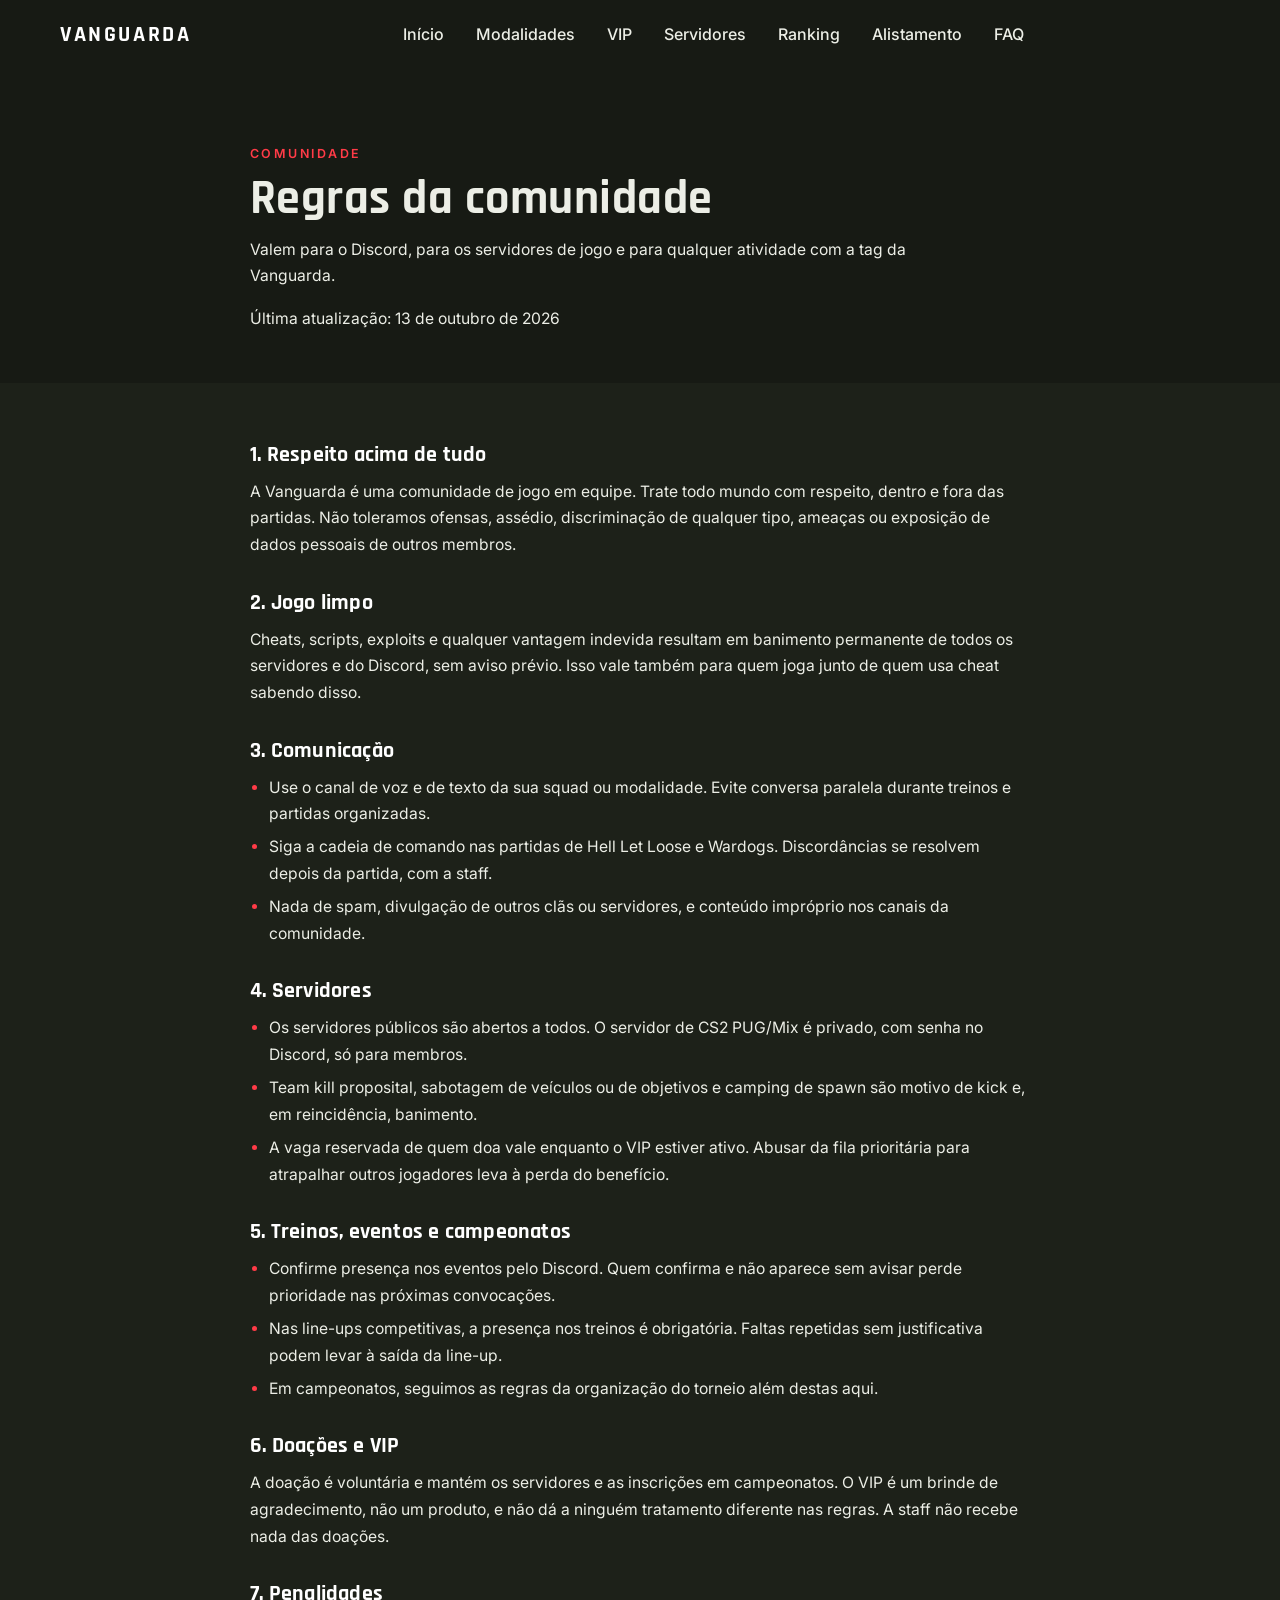
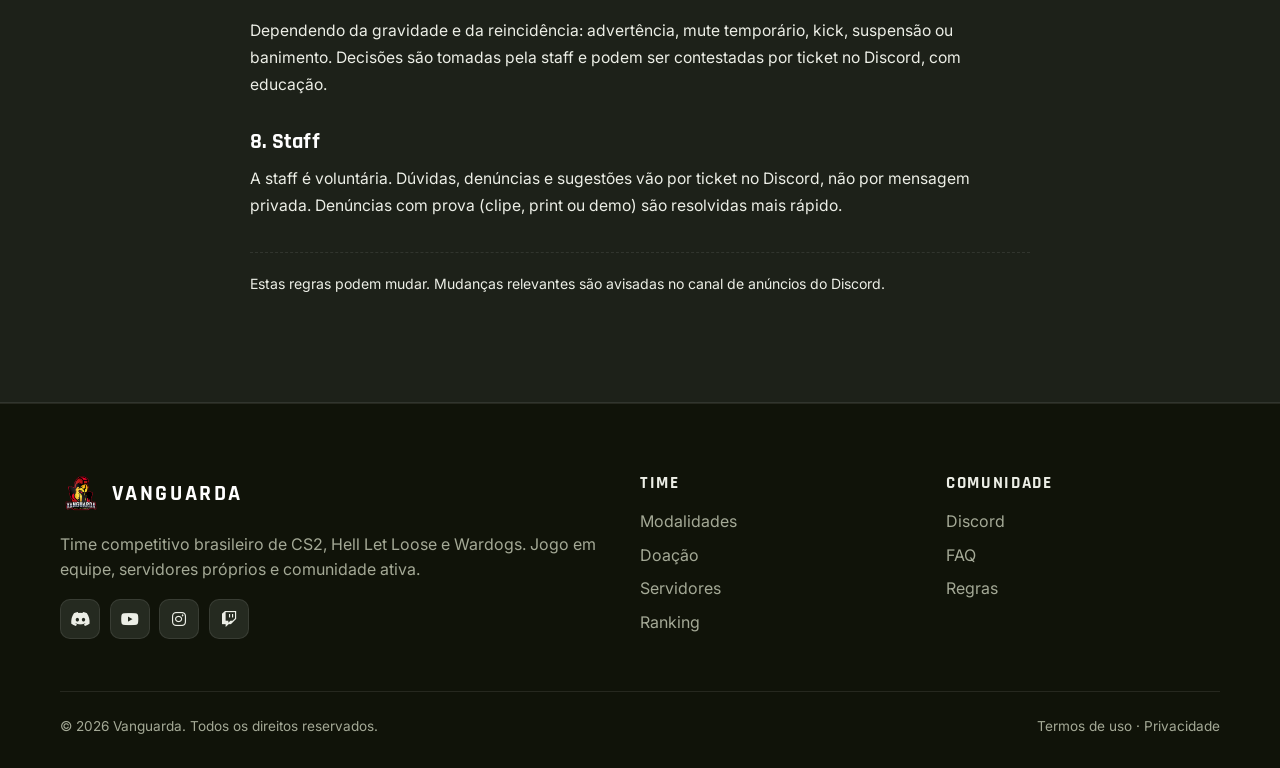
<file: regras.html>
<!DOCTYPE html>
<html lang="pt-br">
<head>
  <meta charset="UTF-8">
  <meta name="viewport" content="width=device-width, initial-scale=1">
  <title>Regras da comunidade — Vanguarda</title>
  <meta name="description" content="Regras da comunidade Vanguarda: respeito, jogo limpo, comunicação, servidores, eventos e penalidades.">
  <link rel="icon" href="assets/img/logo.png" type="image/png">
  <link rel="preconnect" href="https://fonts.googleapis.com">
  <link rel="preconnect" href="https://fonts.gstatic.com" crossorigin>
  <link href="https://fonts.googleapis.com/css2?family=Inter:wght@400;500;600&family=Rajdhani:wght@500;600;700&display=swap" rel="stylesheet">
  <link rel="stylesheet" href="https://cdnjs.cloudflare.com/ajax/libs/font-awesome/6.5.2/css/all.min.css">
  <link rel="stylesheet" href="assets/css/styles.css?v=20261013">
</head>
<body class="page-doc">

  <!-- ===== NAVBAR ===== -->
  <nav class="navbar scrolled" id="navbar">
    <div class="container navbar-inner">
      <a class="brand" href="index.html">
        <span class="brand-name">VANGUARDA</span>
      </a>
      <button class="nav-toggle" id="navToggle" aria-label="Abrir menu" aria-expanded="false" aria-controls="navMenu">
        <i class="fa-solid fa-bars"></i>
      </button>
      <div class="nav-menu" id="navMenu">
        <ul class="nav-links">
          <li><a href="index.html">Início</a></li>
          <li><a href="index.html#modalidades">Modalidades</a></li>
          <li><a href="index.html#planos">VIP</a></li>
          <li><a href="index.html#servidores">Servidores</a></li>
          <li><a href="ranking.html">Ranking</a></li>
          <li><a href="https://membros.vanguarda.pro.br">Alistamento</a></li>
          <li><a href="index.html#faq">FAQ</a></li>
        </ul>
      </div>
    </div>
  </nav>

  <!-- ===== CONTEÚDO ===== -->
  <header id="top" class="doc-hero">
    <div class="container doc">
      <span class="kicker">Comunidade</span>
      <h1>Regras da comunidade</h1>
      <p class="muted doc-lead">Valem para o Discord, para os servidores de jogo e para qualquer atividade com a tag da Vanguarda.</p>
      <p class="muted doc-updated">Última atualização: 13 de outubro de 2026</p>
    </div>
  </header>
  <section class="section section-alt doc-section">
    <div class="container doc">
      <h2>1. Respeito acima de tudo</h2>
      <p>A Vanguarda é uma comunidade de jogo em equipe. Trate todo mundo com respeito, dentro e fora das partidas. Não toleramos ofensas, assédio, discriminação de qualquer tipo, ameaças ou exposição de dados pessoais de outros membros.</p>
      <h2>2. Jogo limpo</h2>
      <p>Cheats, scripts, exploits e qualquer vantagem indevida resultam em banimento permanente de todos os servidores e do Discord, sem aviso prévio. Isso vale também para quem joga junto de quem usa cheat sabendo disso.</p>
      <h2>3. Comunicação</h2>
      <ul>
        <li>Use o canal de voz e de texto da sua squad ou modalidade. Evite conversa paralela durante treinos e partidas organizadas.</li>
        <li>Siga a cadeia de comando nas partidas de Hell Let Loose e Wardogs. Discordâncias se resolvem depois da partida, com a staff.</li>
        <li>Nada de spam, divulgação de outros clãs ou servidores, e conteúdo impróprio nos canais da comunidade.</li>
      </ul>
      <h2>4. Servidores</h2>
      <ul>
        <li>Os servidores públicos são abertos a todos. O servidor de CS2 PUG/Mix é privado, com senha no Discord, só para membros.</li>
        <li>Team kill proposital, sabotagem de veículos ou de objetivos e camping de spawn são motivo de kick e, em reincidência, banimento.</li>
        <li>A vaga reservada de quem doa vale enquanto o VIP estiver ativo. Abusar da fila prioritária para atrapalhar outros jogadores leva à perda do benefício.</li>
      </ul>
      <h2>5. Treinos, eventos e campeonatos</h2>
      <ul>
        <li>Confirme presença nos eventos pelo Discord. Quem confirma e não aparece sem avisar perde prioridade nas próximas convocações.</li>
        <li>Nas line-ups competitivas, a presença nos treinos é obrigatória. Faltas repetidas sem justificativa podem levar à saída da line-up.</li>
        <li>Em campeonatos, seguimos as regras da organização do torneio além destas aqui.</li>
      </ul>
      <h2>6. Doações e VIP</h2>
      <p>A doação é voluntária e mantém os servidores e as inscrições em campeonatos. O VIP é um brinde de agradecimento, não um produto, e não dá a ninguém tratamento diferente nas regras. A staff não recebe nada das doações.</p>
      <h2>7. Penalidades</h2>
      <p>Dependendo da gravidade e da reincidência: advertência, mute temporário, kick, suspensão ou banimento. Decisões são tomadas pela staff e podem ser contestadas por ticket no Discord, com educação.</p>
      <h2>8. Staff</h2>
      <p>A staff é voluntária. Dúvidas, denúncias e sugestões vão por ticket no Discord, não por mensagem privada. Denúncias com prova (clipe, print ou demo) são resolvidas mais rápido.</p>
      <p class="doc-note muted">Estas regras podem mudar. Mudanças relevantes são avisadas no canal de anúncios do Discord.</p>
    </div>
  </section>

  <!-- ===== FOOTER ===== -->
  <footer class="footer">
    <div class="container">
      <div class="footer-grid">
        <div class="footer-about">
          <a class="brand" href="index.html">
            <img src="assets/img/logo.png" alt="Vanguarda" class="logo">
            <span class="brand-name">VANGUARDA</span>
          </a>
          <p class="muted">Time competitivo brasileiro de CS2, Hell Let Loose e Wardogs. Jogo em equipe, servidores próprios e comunidade ativa.</p>
          <div class="social">
            <a href="https://discord.gg/vanguarda" target="_blank" rel="noopener" aria-label="Discord"><i class="fa-brands fa-discord"></i></a>
            <a href="https://www.youtube.com/@VanguardaHLL" target="_blank" rel="noopener" aria-label="YouTube"><i class="fa-brands fa-youtube"></i></a>
            <a href="#" aria-label="Instagram"><i class="fa-brands fa-instagram"></i></a>
            <a href="#" aria-label="Twitch"><i class="fa-brands fa-twitch"></i></a>
          </div>
        </div>
        <div>
          <h4>Time</h4>
          <ul>
            <li><a href="index.html#modalidades">Modalidades</a></li>
            <li><a href="index.html#planos">Doação</a></li>
            <li><a href="index.html#servidores">Servidores</a></li>
            <li><a href="ranking.html">Ranking</a></li>
          </ul>
        </div>
        <div>
          <h4>Comunidade</h4>
          <ul>
            <li><a href="https://discord.gg/vanguarda" target="_blank" rel="noopener">Discord</a></li>
            <li><a href="index.html#faq">FAQ</a></li>
            <li><a href="regras.html">Regras</a></li>
          </ul>
        </div>
      </div>
      <div class="footer-bottom">
        <span>© <span id="year"></span> Vanguarda. Todos os direitos reservados.</span>
        <span><a href="termos.html">Termos de uso</a> · <a href="privacidade.html">Privacidade</a></span>
      </div>
    </div>
  </footer>

  <button class="back-top" id="backTop" aria-label="Voltar ao topo"><i class="fa-solid fa-arrow-up"></i></button>

  <script src="assets/js/main.js?v=20261013"></script>
</body>
</html>
</file>
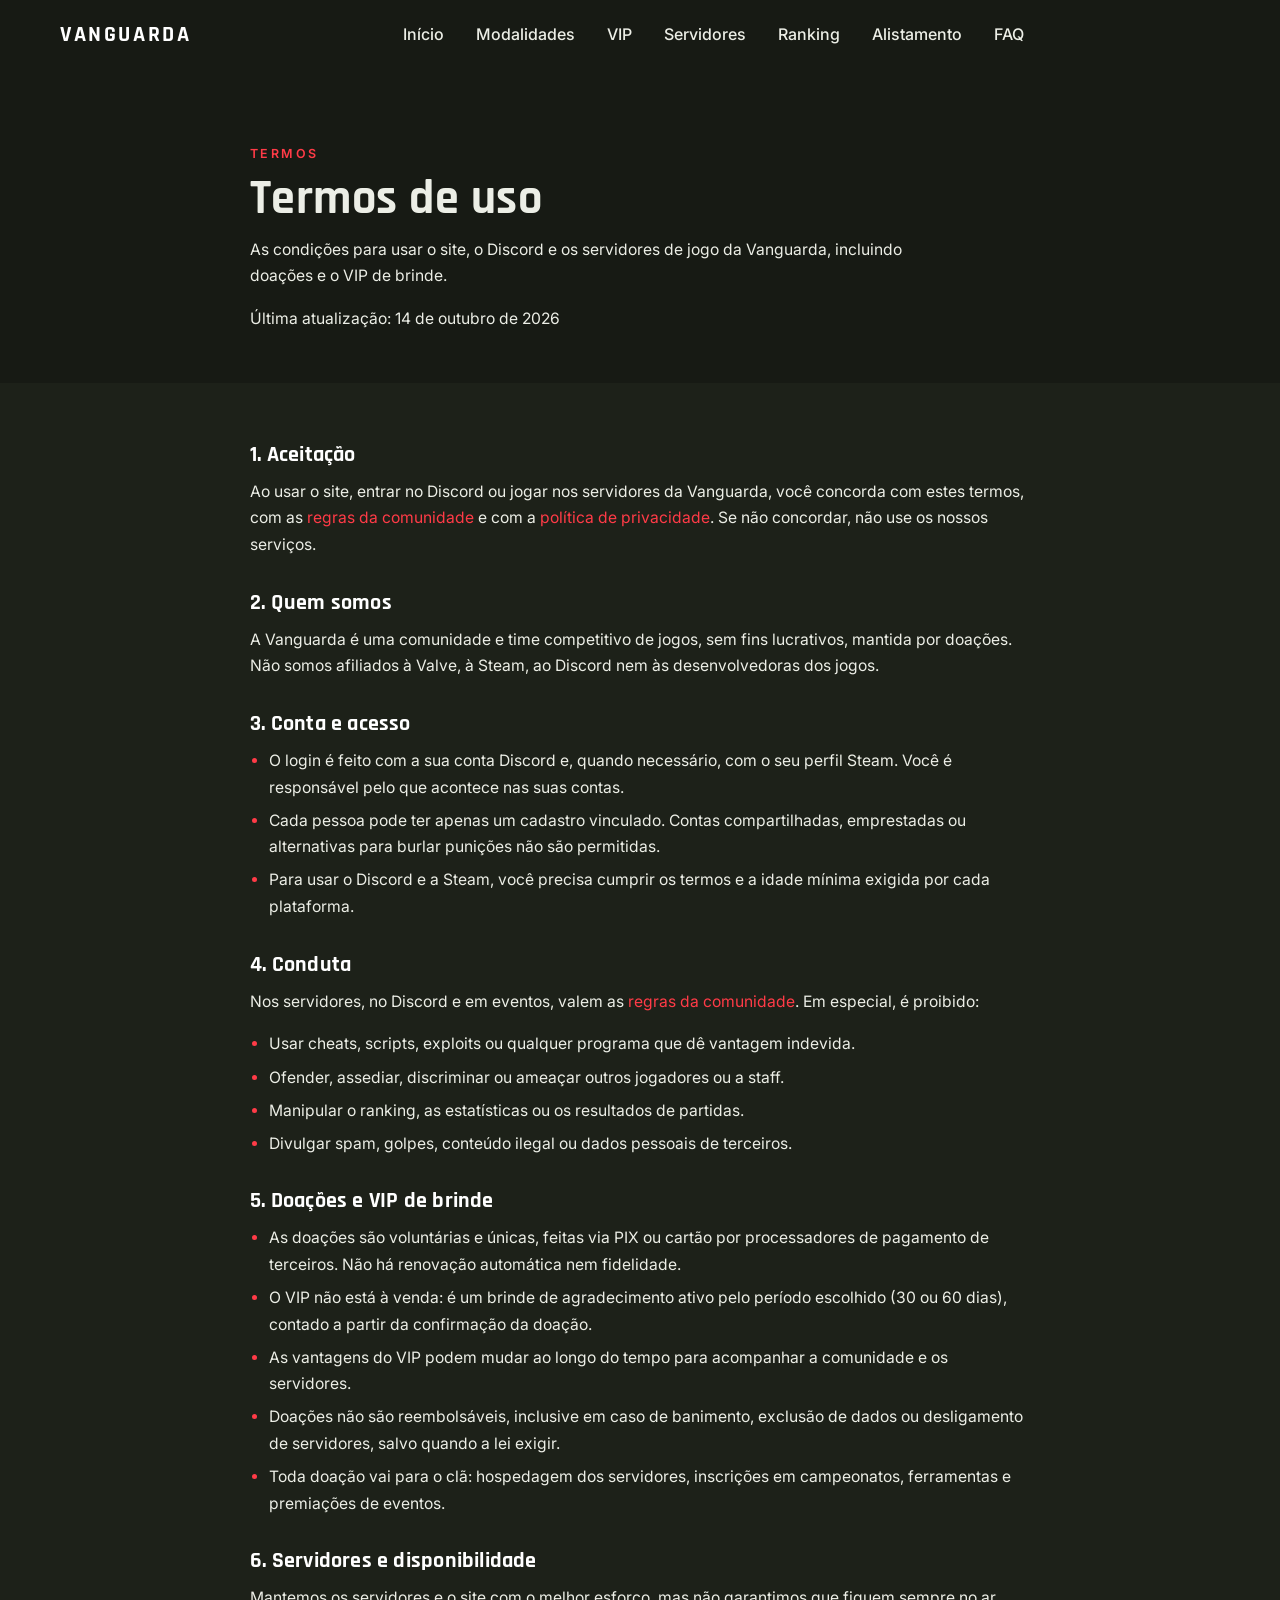
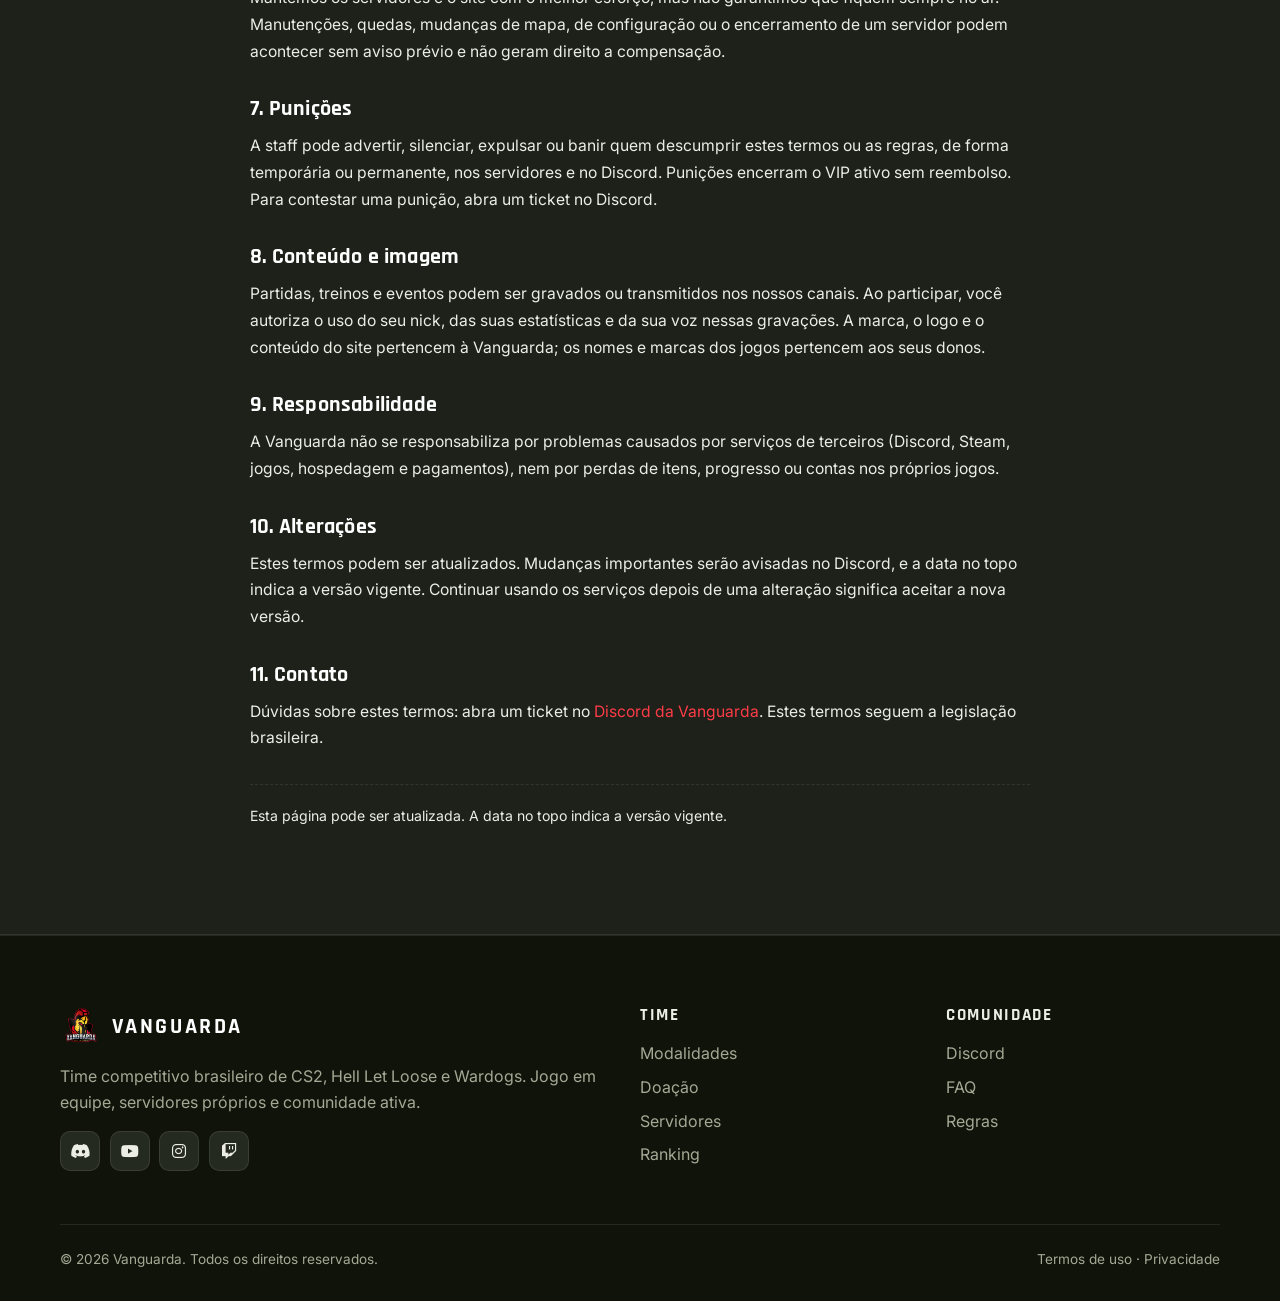
<file: termos.html>
<!DOCTYPE html>
<html lang="pt-br">
<head>
  <meta charset="UTF-8">
  <meta name="viewport" content="width=device-width, initial-scale=1">
  <title>Termos de uso — Vanguarda</title>
  <meta name="description" content="Termos de uso da Vanguarda: regras para usar o site, o Discord e os servidores de jogo, doações e VIP de brinde.">
  <link rel="icon" href="assets/img/logo.png" type="image/png">
  <link rel="preconnect" href="https://fonts.googleapis.com">
  <link rel="preconnect" href="https://fonts.gstatic.com" crossorigin>
  <link href="https://fonts.googleapis.com/css2?family=Inter:wght@400;500;600&family=Rajdhani:wght@500;600;700&display=swap" rel="stylesheet">
  <link rel="stylesheet" href="https://cdnjs.cloudflare.com/ajax/libs/font-awesome/6.5.2/css/all.min.css">
  <link rel="stylesheet" href="assets/css/styles.css?v=20261013">
</head>
<body class="page-doc">

  <!-- ===== NAVBAR ===== -->
  <nav class="navbar scrolled" id="navbar">
    <div class="container navbar-inner">
      <a class="brand" href="index.html">
        <span class="brand-name">VANGUARDA</span>
      </a>
      <button class="nav-toggle" id="navToggle" aria-label="Abrir menu" aria-expanded="false" aria-controls="navMenu">
        <i class="fa-solid fa-bars"></i>
      </button>
      <div class="nav-menu" id="navMenu">
        <ul class="nav-links">
          <li><a href="index.html">Início</a></li>
          <li><a href="index.html#modalidades">Modalidades</a></li>
          <li><a href="index.html#planos">VIP</a></li>
          <li><a href="index.html#servidores">Servidores</a></li>
          <li><a href="ranking.html">Ranking</a></li>
          <li><a href="https://membros.vanguarda.pro.br">Alistamento</a></li>
          <li><a href="index.html#faq">FAQ</a></li>
        </ul>
      </div>
    </div>
  </nav>

  <!-- ===== CONTEÚDO ===== -->
  <header id="top" class="doc-hero">
    <div class="container doc">
      <span class="kicker">Termos</span>
      <h1>Termos de uso</h1>
      <p class="muted doc-lead">As condições para usar o site, o Discord e os servidores de jogo da Vanguarda, incluindo doações e o VIP de brinde.</p>
      <p class="muted doc-updated">Última atualização: 14 de outubro de 2026</p>
    </div>
  </header>
  <section class="section section-alt doc-section">
    <div class="container doc">
      <h2>1. Aceitação</h2>
      <p>Ao usar o site, entrar no Discord ou jogar nos servidores da Vanguarda, você concorda com estes termos, com as <a href="regras.html">regras da comunidade</a> e com a <a href="privacidade.html">política de privacidade</a>. Se não concordar, não use os nossos serviços.</p>
      <h2>2. Quem somos</h2>
      <p>A Vanguarda é uma comunidade e time competitivo de jogos, sem fins lucrativos, mantida por doações. Não somos afiliados à Valve, à Steam, ao Discord nem às desenvolvedoras dos jogos.</p>
      <h2>3. Conta e acesso</h2>
      <ul>
        <li>O login é feito com a sua conta Discord e, quando necessário, com o seu perfil Steam. Você é responsável pelo que acontece nas suas contas.</li>
        <li>Cada pessoa pode ter apenas um cadastro vinculado. Contas compartilhadas, emprestadas ou alternativas para burlar punições não são permitidas.</li>
        <li>Para usar o Discord e a Steam, você precisa cumprir os termos e a idade mínima exigida por cada plataforma.</li>
      </ul>
      <h2>4. Conduta</h2>
      <p>Nos servidores, no Discord e em eventos, valem as <a href="regras.html">regras da comunidade</a>. Em especial, é proibido:</p>
      <ul>
        <li>Usar cheats, scripts, exploits ou qualquer programa que dê vantagem indevida.</li>
        <li>Ofender, assediar, discriminar ou ameaçar outros jogadores ou a staff.</li>
        <li>Manipular o ranking, as estatísticas ou os resultados de partidas.</li>
        <li>Divulgar spam, golpes, conteúdo ilegal ou dados pessoais de terceiros.</li>
      </ul>
      <h2>5. Doações e VIP de brinde</h2>
      <ul>
        <li>As doações são voluntárias e únicas, feitas via PIX ou cartão por processadores de pagamento de terceiros. Não há renovação automática nem fidelidade.</li>
        <li>O VIP não está à venda: é um brinde de agradecimento ativo pelo período escolhido (30 ou 60 dias), contado a partir da confirmação da doação.</li>
        <li>As vantagens do VIP podem mudar ao longo do tempo para acompanhar a comunidade e os servidores.</li>
        <li>Doações não são reembolsáveis, inclusive em caso de banimento, exclusão de dados ou desligamento de servidores, salvo quando a lei exigir.</li>
        <li>Toda doação vai para o clã: hospedagem dos servidores, inscrições em campeonatos, ferramentas e premiações de eventos.</li>
      </ul>
      <h2>6. Servidores e disponibilidade</h2>
      <p>Mantemos os servidores e o site com o melhor esforço, mas não garantimos que fiquem sempre no ar. Manutenções, quedas, mudanças de mapa, de configuração ou o encerramento de um servidor podem acontecer sem aviso prévio e não geram direito a compensação.</p>
      <h2>7. Punições</h2>
      <p>A staff pode advertir, silenciar, expulsar ou banir quem descumprir estes termos ou as regras, de forma temporária ou permanente, nos servidores e no Discord. Punições encerram o VIP ativo sem reembolso. Para contestar uma punição, abra um ticket no Discord.</p>
      <h2>8. Conteúdo e imagem</h2>
      <p>Partidas, treinos e eventos podem ser gravados ou transmitidos nos nossos canais. Ao participar, você autoriza o uso do seu nick, das suas estatísticas e da sua voz nessas gravações. A marca, o logo e o conteúdo do site pertencem à Vanguarda; os nomes e marcas dos jogos pertencem aos seus donos.</p>
      <h2>9. Responsabilidade</h2>
      <p>A Vanguarda não se responsabiliza por problemas causados por serviços de terceiros (Discord, Steam, jogos, hospedagem e pagamentos), nem por perdas de itens, progresso ou contas nos próprios jogos.</p>
      <h2>10. Alterações</h2>
      <p>Estes termos podem ser atualizados. Mudanças importantes serão avisadas no Discord, e a data no topo indica a versão vigente. Continuar usando os serviços depois de uma alteração significa aceitar a nova versão.</p>
      <h2>11. Contato</h2>
      <p>Dúvidas sobre estes termos: abra um ticket no <a href="https://discord.gg/vanguarda" target="_blank" rel="noopener">Discord da Vanguarda</a>. Estes termos seguem a legislação brasileira.</p>
      <p class="doc-note muted">Esta página pode ser atualizada. A data no topo indica a versão vigente.</p>
    </div>
  </section>

  <!-- ===== FOOTER ===== -->
  <footer class="footer">
    <div class="container">
      <div class="footer-grid">
        <div class="footer-about">
          <a class="brand" href="index.html">
            <img src="assets/img/logo.png" alt="Vanguarda" class="logo">
            <span class="brand-name">VANGUARDA</span>
          </a>
          <p class="muted">Time competitivo brasileiro de CS2, Hell Let Loose e Wardogs. Jogo em equipe, servidores próprios e comunidade ativa.</p>
          <div class="social">
            <a href="https://discord.gg/vanguarda" target="_blank" rel="noopener" aria-label="Discord"><i class="fa-brands fa-discord"></i></a>
            <a href="https://www.youtube.com/@VanguardaHLL" target="_blank" rel="noopener" aria-label="YouTube"><i class="fa-brands fa-youtube"></i></a>
            <a href="#" aria-label="Instagram"><i class="fa-brands fa-instagram"></i></a>
            <a href="#" aria-label="Twitch"><i class="fa-brands fa-twitch"></i></a>
          </div>
        </div>
        <div>
          <h4>Time</h4>
          <ul>
            <li><a href="index.html#modalidades">Modalidades</a></li>
            <li><a href="index.html#planos">Doação</a></li>
            <li><a href="index.html#servidores">Servidores</a></li>
            <li><a href="ranking.html">Ranking</a></li>
          </ul>
        </div>
        <div>
          <h4>Comunidade</h4>
          <ul>
            <li><a href="https://discord.gg/vanguarda" target="_blank" rel="noopener">Discord</a></li>
            <li><a href="index.html#faq">FAQ</a></li>
            <li><a href="regras.html">Regras</a></li>
          </ul>
        </div>
      </div>
      <div class="footer-bottom">
        <span>© <span id="year"></span> Vanguarda. Todos os direitos reservados.</span>
        <span><a href="termos.html">Termos de uso</a> · <a href="privacidade.html">Privacidade</a></span>
      </div>
    </div>
  </footer>

  <button class="back-top" id="backTop" aria-label="Voltar ao topo"><i class="fa-solid fa-arrow-up"></i></button>

  <script src="assets/js/main.js?v=20261013"></script>
</body>
</html>
</file>
<file: assets/css/styles.css>
/* ===== Vanguarda — tema (CSS puro, sem framework) ===== */
:root {
  --bg: #171a14;
  --bg-alt: #1d2119;
  --card: #252a20;
  --border: rgba(255, 255, 255, .09);
  --text: #eceee6;
  --muted: #a4a996;
  --accent: #e30613;
  --accent-2: #ff3b47;
  --nav-bg: rgba(23, 26, 20, .94);
  --footer-bg: #101309;
  --outline: rgba(255, 255, 255, .25);
  --on-bg-strong: #fff;
  --font-head: "Rajdhani", "Inter", sans-serif;
  --font-body: "Inter", system-ui, sans-serif;
  --radius: 14px;
  --container: 1200px;
}

/* ---------- reset ---------- */
*, *::before, *::after { box-sizing: border-box; }
[hidden] { display: none !important; }
html { scroll-behavior: smooth; scroll-padding-top: 80px; }
body { margin: 0; background: var(--bg); color: var(--text); font-family: var(--font-body); line-height: 1.6; -webkit-font-smoothing: antialiased; }
img, svg { display: block; max-width: 100%; }
h1, h2, h3, h4 { font-family: var(--font-head); font-weight: 700; letter-spacing: .01em; line-height: 1.15; margin: 0; }
p { margin: 0 0 1rem; }
ul { margin: 0; padding: 0; list-style: none; }
a { color: var(--accent-2); text-decoration: none; }
a:hover { color: var(--on-bg-strong); }
button { font: inherit; cursor: pointer; }
input { font: inherit; }

/* ---------- utilitários ---------- */
.container { width: 100%; max-width: var(--container); margin-inline: auto; padding-inline: 20px; }
.muted { color: var(--muted); }
.mono { font-family: ui-monospace, monospace; font-size: .85rem; color: #6ee7a0; }
.center { text-align: center; }
.mt-xl { margin-top: 3rem; }
.push-right { margin-left: auto; }

.grid { display: grid; gap: 1.5rem; }
.grid-4 { grid-template-columns: repeat(4, 1fr); }
.grid-3 { grid-template-columns: repeat(3, 1fr); }
@media (max-width: 991px) {
  .grid-4 { grid-template-columns: repeat(2, 1fr); }
  .grid-3 { grid-template-columns: 1fr; max-width: 520px; margin-inline: auto; }
}
@media (max-width: 575px) {
  .grid-4:not(.games) { grid-template-columns: 1fr; }
  .games { gap: 1rem; }
}

/* ---------- botões ---------- */
.btn {
  display: inline-flex; align-items: center; justify-content: center; gap: .5rem;
  padding: .65rem 1.4rem; border-radius: 8px; font-weight: 600; border: 1px solid transparent;
  transition: all .2s; white-space: nowrap;
}
.btn-lg { padding: .85rem 1.8rem; font-size: 1.05rem; }
.btn-block { width: 100%; }
.btn-primary { background: var(--accent); border-color: var(--accent); color: #fff; }
.btn-primary:hover { background: var(--accent-2); color: #fff; box-shadow: 0 0 24px rgba(227, 6, 19, .45); transform: translateY(-1px); }
.btn-outline { border-color: var(--outline); color: var(--on-bg-strong); }
.btn-outline:hover { background: var(--border); border-color: var(--on-bg-strong); color: var(--on-bg-strong); }

/* ---------- navbar ---------- */
.navbar {
  position: fixed; inset: 0 0 auto 0; z-index: 100;
  padding: .9rem 0; background: transparent;
  transition: background .3s, box-shadow .3s, padding .3s;
}
.navbar.scrolled {
  padding: .5rem 0;
  background: var(--nav-bg);
  backdrop-filter: blur(10px);
  box-shadow: 0 2px 20px rgba(0, 0, 0, .5);
  border-bottom: 1px solid var(--border);
}
.navbar-inner { display: flex; align-items: center; gap: 1rem; }
.brand { display: inline-flex; align-items: center; gap: .6rem; }
.logo { height: 42px; width: 42px; object-fit: contain; }
.brand-name { font-family: var(--font-head); font-weight: 700; font-size: 1.35rem; letter-spacing: .12em; color: #fff; }
.nav-menu { display: flex; align-items: center; flex: 1; }
.nav-links { display: flex; gap: .2rem; margin-inline: auto; }
.nav-links a { display: block; color: var(--text); font-weight: 500; padding: .5rem .9rem; }
.nav-links a:hover { color: var(--accent-2); }
.nav-actions { display: flex; align-items: center; gap: 1rem; }
.nav-toggle { display: none; margin-left: auto; width: 44px; height: 44px; border-radius: 8px; border: 1px solid var(--border); background: transparent; color: #fff; font-size: 1.1rem; }
/* telas médias: menu mais compacto para caber todos os links */
@media (min-width: 992px) and (max-width: 1199px) {
  .nav-links a { padding: .5rem .6rem; font-size: .92rem; }
  .nav-actions { gap: .7rem; }
}

@media (max-width: 991px) {
  .navbar { background: var(--nav-bg); }
  .nav-toggle { display: grid; place-items: center; }
  .nav-menu {
    display: none; flex-direction: column; align-items: stretch;
    position: absolute; left: 0; right: 0; top: 100%;
    background: var(--nav-bg); border-bottom: 1px solid var(--border);
    padding: 1rem 20px 1.4rem;
  }
  .nav-menu.open { display: flex; }
  .nav-links { flex-direction: column; margin: 0 0 1rem; }
  .nav-actions { justify-content: space-between; }
}

/* ---------- hero ---------- */
.hero {
  position: relative; overflow: hidden;
  width: 100%; min-height: 100vh; min-height: 100svh;
  display: flex; align-items: center;
  padding: 120px 0 80px;
  background:
    radial-gradient(ellipse 60% 50% at 80% 20%, rgba(227, 6, 19, .18), transparent 60%),
    url("../img/camo-oliva.svg") center / 720px 720px repeat,
    var(--bg);
}
/* escurece a camuflagem atrás do texto e faz o fade para o fundo da página */
.hero::before {
  content: ""; position: absolute; inset: 0;
  background:
    linear-gradient(90deg, rgba(23, 26, 20, .88) 0%, rgba(23, 26, 20, .55) 55%, rgba(23, 26, 20, .35) 100%),
    linear-gradient(180deg, rgba(23, 26, 20, .6), transparent 30%, transparent 70%, var(--bg));
}
.hero-inner { position: relative; display: grid; grid-template-columns: 1.1fr 1fr; gap: 3rem; align-items: center; }
.hero-title { font-size: clamp(2.4rem, 5vw, 4rem); line-height: 1.05; margin: 1rem 0; }
.hero-lead { font-size: 1.15rem; color: var(--muted); max-width: 520px; }
.hero-actions { display: flex; flex-wrap: wrap; gap: .8rem; margin-top: 1.6rem; }
.hero .hero-actions { justify-content: center; margin-top: 2rem; }
.btn-hero { padding: 1.1rem 2.6rem; font-size: 1.25rem; letter-spacing: .04em; box-shadow: 0 0 30px rgba(227, 6, 19, .35); }
.rating { display: flex; align-items: center; flex-wrap: wrap; gap: .8rem; color: var(--muted); font-size: .95rem; margin-top: 1.6rem; }
.stars { color: #ffb400; }
.rating strong { color: #fff; }

.hero-visual { display: flex; flex-direction: column; align-items: center; gap: 1.5rem; }
.hero-logo {
  width: min(380px, 70vw); height: auto; aspect-ratio: 1; object-fit: contain;
  filter: drop-shadow(0 0 28px rgba(227, 6, 19, .55));
  animation: float 5s ease-in-out infinite;
}
@keyframes float { 0%, 100% { transform: translateY(0); } 50% { transform: translateY(-10px); } }

.panel {
  background: var(--card); border: 1px solid var(--border); border-radius: 16px;
  box-shadow: 0 30px 60px rgba(0, 0, 0, .5), 0 0 0 1px rgba(227, 6, 19, .1);
  overflow: hidden; max-width: 480px; margin-inline: auto;
  transform: perspective(1200px) rotateY(-6deg);
}
.panel-head, .panel-foot { display: flex; align-items: center; gap: .6rem; padding: .9rem 1.2rem; font-size: .9rem; color: var(--muted); }
.panel-head strong { color: #fff; }
.panel-head { border-bottom: 1px solid var(--border); }
.panel-foot { border-top: 1px solid var(--border); justify-content: space-between; flex-wrap: wrap; }
.panel-foot i { color: var(--accent-2); margin-right: .3rem; }
.panel-body { padding: 1.2rem; display: grid; gap: 1rem; }
.dot { width: 9px; height: 9px; border-radius: 50%; background: #6ee7a0; box-shadow: 0 0 10px #6ee7a0; display: inline-block; }
.dot.pending { background: #8a8f98; box-shadow: none; }
.dot.offline { background: #e30613; box-shadow: 0 0 10px #e30613; }
.stat { display: grid; grid-template-columns: 1fr auto; gap: .3rem .6rem; font-size: .9rem; color: var(--muted); }
.stat strong { color: #fff; }
.bar { grid-column: 1 / -1; height: 6px; border-radius: 3px; background: rgba(255,255,255,.08); overflow: hidden; }
.bar i { display: block; height: 100%; background: linear-gradient(90deg, var(--accent), var(--accent-2)); border-radius: 3px; }

@media (max-width: 991px) {
  .hero { padding: 110px 0 60px; background-size: auto, 480px 480px, auto; }
  .hero::before { background: linear-gradient(180deg, rgba(23, 26, 20, .82), rgba(23, 26, 20, .7) 60%, var(--bg)); }
  .hero-inner { grid-template-columns: 1fr; }
  .panel { transform: none; }
  .hero-logo { width: 200px; }
}

/* ---------- seções ---------- */
.section { padding: 100px 0; }
.section-alt { background: var(--bg-alt); border-top: 1px solid var(--border); border-bottom: 1px solid var(--border); }
.section-head { text-align: center; margin-bottom: 3rem; }
.section-head h2 { font-size: clamp(1.9rem, 3.5vw, 2.8rem); margin-top: .5rem; }

/* efeito "digitando" no slogan */
.typewriter { min-height: 2.4em; }
.typewriter-text { border-right: .08em solid var(--accent-2); padding-right: .12em; animation: blink 1s steps(1) infinite; }
@keyframes blink { 50% { border-color: transparent; } }
@media (prefers-reduced-motion: reduce) { .typewriter-text { border-right: 0; animation: none; } }
.kicker { color: var(--accent-2); text-transform: uppercase; letter-spacing: .2em; font-size: .78rem; font-weight: 600; }
@media (max-width: 767px) { .section { padding: 70px 0; } }

/* features */
.feature { background: var(--card); border: 1px solid var(--border); border-radius: var(--radius); padding: 2rem 1.6rem; transition: transform .2s, border-color .2s; }
.feature:hover { transform: translateY(-4px); border-color: rgba(227, 6, 19, .5); }
.feature-icon {
  width: 56px; height: 56px; border-radius: 12px; display: grid; place-items: center;
  font-size: 1.4rem; color: #fff; margin-bottom: 1.2rem;
  background: linear-gradient(135deg, var(--accent), #8a0000);
  box-shadow: 0 10px 25px rgba(227, 6, 19, .3);
}
.feature h3 { font-size: 1.3rem; margin-bottom: .5rem; }
.feature p { color: var(--muted); margin: 0; font-size: .95rem; }

/* pricing */
.toggle { display: inline-flex; padding: 4px; border-radius: 999px; background: var(--card); border: 1px solid var(--border); margin-top: 1.5rem; }
.toggle button { border: 0; background: transparent; color: var(--muted); padding: .5rem 1.3rem; border-radius: 999px; font-weight: 600; transition: all .2s; }
.toggle button.active { background: var(--accent); color: #fff; }
.pill { background: #fff; color: var(--accent); font-size: .7rem; padding: .1rem .45rem; border-radius: 999px; margin-left: .3rem; }
.plans { align-items: stretch; }
.plan { position: relative; background: var(--card); border: 1px solid var(--border); border-radius: 16px; padding: 2.2rem 2rem; display: flex; flex-direction: column; }
.plan.featured { border-color: var(--accent); box-shadow: 0 0 40px rgba(227, 6, 19, .2); transform: scale(1.03); }
.plan-tag {
  position: absolute; top: -13px; left: 50%; transform: translateX(-50%);
  background: var(--accent); color: #fff; font-size: .72rem; font-weight: 700;
  text-transform: uppercase; letter-spacing: .1em; padding: .3rem .9rem; border-radius: 999px; white-space: nowrap;
}
.plan-tag.muted { background: #2a2a36; }
.plan h3 { font-size: 1.7rem; }
.plan-spec { color: var(--muted); font-size: .9rem; margin: .2rem 0 0; }
.price { margin: 1rem 0 1.4rem; display: flex; align-items: baseline; gap: .5rem; flex-wrap: wrap; }
.price-old { color: var(--muted); font-size: 1rem; }
.price-new { font-family: var(--font-head); font-size: 2.6rem; font-weight: 700; line-height: 1; }
.price-per { color: var(--muted); }
.plan-list { margin-bottom: 1.8rem; flex: 1; }
.plan-list li { padding: .45rem 0; border-bottom: 1px dashed var(--border); font-size: .95rem; }
.plan-list li:last-child { border: 0; }
.plan-list i { color: var(--accent-2); margin-right: .6rem; }
@media (max-width: 991px) { .plan.featured { transform: none; } }

/* games */
.game { display: block; color: inherit; }
.game-cover {
  position: relative; aspect-ratio: 3 / 4; border-radius: var(--radius); overflow: hidden;
  display: grid; place-items: center; font-size: 3.2rem; color: rgba(255,255,255,.85);
  border: 1px solid var(--border); transition: transform .25s, box-shadow .25s;
}
.game-cover::after { content: ""; position: absolute; inset: 0; background: linear-gradient(180deg, transparent 40%, rgba(0,0,0,.6)); }
.game:hover .game-cover { transform: translateY(-6px); box-shadow: 0 20px 40px rgba(0,0,0,.5), 0 0 0 1px var(--accent); }
.game h3 { font-size: 1.1rem; margin: .9rem 0 .2rem; color: #fff; }
.game p { color: var(--muted); font-size: .88rem; margin: 0; }
.game p strong { color: var(--accent-2); }
.discount { position: absolute; top: 10px; left: 10px; z-index: 1; background: var(--accent); color: #fff; font-size: .72rem; font-weight: 700; padding: .25rem .55rem; border-radius: 6px; }
.g1 { background: linear-gradient(145deg, #3a0d0d, #8a1c1c 60%, #2b0a0a); }
.g2 { background: linear-gradient(145deg, #0d1f3a, #1c4f8a 60%, #0a1a2b); }
.g3 { background: linear-gradient(145deg, #0f3a1a, #2f8a3a 60%, #0a2b12); }
.g4 { background: linear-gradient(145deg, #2a0d3a, #5e1c8a 60%, #1a0a2b); }
.g5 { background: linear-gradient(145deg, #0d2a3a, #1c7a8a 60%, #0a1f2b); }
.g6 { background: linear-gradient(145deg, #3a2a0d, #8a6a1c 60%, #2b1f0a); }
.g7 { background: linear-gradient(145deg, #1a3a0d, #4a8a1c 60%, #122b0a); }
.g8 { background: linear-gradient(145deg, #3a1a0d, #8a3a1c 60%, #2b120a); }

/* servidores */
.counters { display: grid; grid-template-columns: repeat(3, 1fr); gap: .8rem; margin-top: 1.5rem; }
.counters-inline { max-width: 520px; margin-inline: auto; }
.counter { background: var(--card); border: 1px solid var(--border); border-radius: 12px; padding: 1rem; text-align: center; }
.counter strong { display: block; font-family: var(--font-head); font-size: 1.8rem; color: var(--accent-2); line-height: 1; }
.counter span { font-size: .8rem; color: var(--muted); }
.map { background: var(--card); border: 1px solid var(--border); border-radius: 16px; padding: 1.2rem; }
.map-svg { width: 100%; height: auto; color: #fff; }
.pins circle { fill: var(--accent); filter: drop-shadow(0 0 6px rgba(227, 6, 19, .9)); animation: pulse 2.4s infinite; }
.pins circle.main { fill: #fff; animation-delay: .6s; }
.pins circle:nth-child(odd) { animation-delay: 1.2s; }
@keyframes pulse { 0%, 100% { opacity: .55; } 50% { opacity: 1; } }
.cities { margin-top: 1rem; display: flex; flex-wrap: wrap; gap: .5rem; }
.cities li { font-size: .8rem; padding: .3rem .7rem; border-radius: 999px; background: rgba(255,255,255,.05); border: 1px solid var(--border); color: var(--muted); }
.cities li::before { content: "●"; color: var(--accent); margin-right: .4rem; font-size: .6rem; vertical-align: middle; }

/* faq */
.accordion { max-width: 860px; margin-inline: auto; display: grid; gap: .6rem; }
.accordion details { background: var(--card); border: 1px solid var(--border); border-radius: 12px; overflow: hidden; }
.accordion summary {
  list-style: none; cursor: pointer; padding: 1.1rem 3rem 1.1rem 1.4rem; font-weight: 600; color: #fff;
  position: relative; transition: background .2s, color .2s;
}
.accordion summary::-webkit-details-marker { display: none; }
.accordion summary::after {
  content: "\f078"; font-family: "Font Awesome 6 Free"; font-weight: 900; font-size: .8rem;
  position: absolute; right: 1.4rem; top: 50%; transform: translateY(-50%); transition: transform .25s; color: var(--muted);
}
.accordion details[open] summary { color: var(--accent-2); background: rgba(227, 6, 19, .06); }
.accordion details[open] summary::after { transform: translateY(-50%) rotate(180deg); color: var(--accent-2); }
.acc-body { color: var(--muted); padding: .2rem 1.4rem 1.2rem; }


/* payments */
.payments { padding: 2.2rem 0; border-top: 1px solid var(--border); }
.payments-inner { display: flex; flex-wrap: wrap; justify-content: center; align-items: center; gap: 1.5rem; font-size: 2.2rem; color: #cfcfd8; }
.payments-inner .muted { font-size: 1rem; }
.pay { font-family: var(--font-head); font-weight: 700; font-size: 1.2rem; padding: .2rem .7rem; border: 2px solid currentColor; border-radius: 6px; line-height: 1; }
.pix { color: #32bcad; }

/* footer */
.footer { background: var(--footer-bg); border-top: 1px solid var(--border); padding: 70px 0 30px; }
.footer-grid { display: grid; grid-template-columns: 2fr 1fr 1fr; gap: 2rem; }
.footer-about .brand { margin-bottom: 1rem; }
.footer h4 { font-size: 1.05rem; text-transform: uppercase; letter-spacing: .1em; margin-bottom: 1rem; }
.footer li { margin-bottom: .5rem; }
.footer li a { color: var(--muted); }
.footer li a:hover { color: var(--on-bg-strong); }
.social { display: flex; gap: .6rem; }
.social a { width: 40px; height: 40px; border-radius: 10px; display: grid; place-items: center; background: var(--card); border: 1px solid var(--border); color: var(--text); }
.social a:hover { background: var(--accent); border-color: var(--accent); color: #fff; }
.footer-bottom { margin-top: 3rem; padding-top: 1.5rem; border-top: 1px solid var(--border); display: flex; justify-content: space-between; flex-wrap: wrap; gap: .5rem; font-size: .85rem; color: var(--muted); }
.footer-bottom a { color: var(--muted); }
.footer-bottom a:hover { color: var(--on-bg-strong); }
@media (max-width: 991px) { .footer-grid { grid-template-columns: 1fr 1fr; } .footer-about { grid-column: 1 / -1; } }
@media (max-width: 575px) { .footer-grid { grid-template-columns: 1fr; } }

/* back to top */
.back-top {
  position: fixed; right: 20px; bottom: 20px; z-index: 50;
  width: 44px; height: 44px; border-radius: 10px; border: 0;
  background: var(--accent); color: #fff; opacity: 0; pointer-events: none;
  transition: opacity .2s, transform .2s; transform: translateY(10px);
}
.back-top.show { opacity: 1; pointer-events: auto; transform: none; }

/* ---------- modalidades ---------- */
.modes { align-items: stretch; }
.mode { position: relative; background: var(--card); border: 1px solid var(--border); border-radius: 16px; overflow: hidden; display: flex; flex-direction: column; transition: transform .2s, border-color .2s; }
.mode:hover { transform: translateY(-4px); border-color: rgba(227, 6, 19, .5); }
.mode.featured { border-color: var(--accent); box-shadow: 0 0 40px rgba(227, 6, 19, .2); }
.mode-cover { aspect-ratio: 16 / 9; position: relative; overflow: hidden; }
.mode-cover::after { content: ""; position: absolute; inset: 0; z-index: 1; background: linear-gradient(180deg, rgba(0,0,0,.15), transparent 35%, var(--card)); }
.mode-cover img { position: absolute; inset: 0; width: 100%; height: 100%; object-fit: cover; display: block; transition: transform .4s; }
.mode:hover .mode-cover img { transform: scale(1.04); }
/* efeito glitch no hover: duas cópias da imagem, tingidas e fatiadas */
.mode-cover .glitch { opacity: 0; pointer-events: none; mix-blend-mode: screen; will-change: clip-path, transform; }
.mode-cover .glitch-r { filter: saturate(4) hue-rotate(-30deg) contrast(1.2); }
.mode-cover .glitch-b { filter: saturate(4) hue-rotate(170deg) contrast(1.2); }
.mode:hover .mode-cover .glitch { opacity: .85; }
.mode:hover .mode-cover .glitch-r { animation: glitch-r .9s steps(1, end) infinite; }
.mode:hover .mode-cover .glitch-b { animation: glitch-b 1.1s steps(1, end) infinite; }
@keyframes glitch-r {
  0%   { clip-path: inset(8% 0 78% 0);  transform: scale(1.04) translate(-6px, 0); }
  15%  { clip-path: inset(55% 0 30% 0); transform: scale(1.04) translate(5px, -2px); }
  30%  { clip-path: inset(28% 0 60% 0); transform: scale(1.04) translate(-4px, 1px); }
  45%  { clip-path: inset(82% 0 4% 0);  transform: scale(1.04) translate(7px, 0); }
  60%  { clip-path: inset(40% 0 45% 0); transform: scale(1.04) translate(-5px, 2px); }
  75%  { clip-path: inset(66% 0 20% 0); transform: scale(1.04) translate(4px, 0); }
  90%  { clip-path: inset(14% 0 74% 0); transform: scale(1.04) translate(-7px, -1px); }
  100% { clip-path: inset(48% 0 40% 0); transform: scale(1.04) translate(6px, 0); }
}
@keyframes glitch-b {
  0%   { clip-path: inset(62% 0 22% 0); transform: scale(1.04) translate(6px, 0); }
  15%  { clip-path: inset(10% 0 80% 0); transform: scale(1.04) translate(-5px, 2px); }
  30%  { clip-path: inset(74% 0 12% 0); transform: scale(1.04) translate(4px, -1px); }
  45%  { clip-path: inset(34% 0 52% 0); transform: scale(1.04) translate(-7px, 0); }
  60%  { clip-path: inset(5% 0 85% 0);  transform: scale(1.04) translate(5px, -2px); }
  75%  { clip-path: inset(50% 0 38% 0); transform: scale(1.04) translate(-4px, 0); }
  90%  { clip-path: inset(86% 0 6% 0);  transform: scale(1.04) translate(7px, 1px); }
  100% { clip-path: inset(22% 0 66% 0); transform: scale(1.04) translate(-6px, 0); }
}
@media (prefers-reduced-motion: reduce) { .mode-cover .glitch { display: none; } }
.mode-body { padding: 1.4rem 1.6rem 1.8rem; display: flex; flex-direction: column; flex: 1; }
.mode-tag { color: var(--accent-2); text-transform: uppercase; letter-spacing: .15em; font-size: .72rem; font-weight: 600; }
.mode h3 { font-size: 1.6rem; margin: .3rem 0 .6rem; }
.mode p { color: var(--muted); font-size: .95rem; }
.mode-list { margin-bottom: 1.6rem; flex: 1; }
.mode-list li { padding: .4rem 0; border-bottom: 1px dashed var(--border); font-size: .92rem; }
.mode-list li:last-child { border: 0; }
.mode-list i { color: var(--accent-2); width: 1.2rem; margin-right: .4rem; }

/* ---------- planos (complementos) ---------- */
.section-sub { max-width: 620px; margin: .8rem auto 0; }
.plan-list li.off { color: var(--muted); opacity: .6; }
.plan-list li.off i { color: var(--muted); }
.plans-note { margin-top: 2rem; font-size: .9rem; }
.price-note { font-size: .85rem; margin: -.6rem 0 1.2rem; }
.price-note strong { color: var(--accent-2); }
.price-compare { display: flex; align-items: center; gap: .5rem; margin: -1rem 0 1.2rem; font-size: 1rem; }
.price-save { font-family: var(--font-head); font-weight: 700; font-size: 1rem; line-height: 1; padding: .3rem .55rem; border-radius: 6px; background: var(--accent); color: #fff; box-shadow: 0 0 16px rgba(227, 6, 19, .45); }

/* ---------- servidores ---------- */
.servers { align-items: stretch; }
.server { background: var(--card); border: 1px solid var(--border); border-radius: 16px; padding: 1.6rem; display: flex; flex-direction: column; gap: .8rem; transition: transform .2s, border-color .2s; }
/* alinha descrição, estatísticas e ranking na mesma altura nos 3 cards */
@supports (grid-template-rows: subgrid) {
  .servers { grid-auto-rows: auto; }
  .server { display: grid; grid-template-rows: subgrid; grid-row: span 5; row-gap: .8rem; }
}
/* imagem do mapa em jogo como fundo do card (data-map) */
.server[data-map] {
  background-color: var(--card);
  background-image:
    linear-gradient(180deg, color-mix(in srgb, var(--card) 55%, transparent) 0%, color-mix(in srgb, var(--card) 88%, transparent) 40%, var(--card) 66%),
    var(--map-img, none);
  background-size: cover; background-position: center top; background-repeat: no-repeat;
}
.server[data-map="carentan"] { --map-img: url("../img/maps/carentan.jpg"); }
.server[data-map="king-of-the-hill"] { --map-img: url("../img/maps/king-of-the-hill.jpg"); }
.server[data-map="mirage"] { --map-img: url("../img/maps/mirage.jpg"); }
.server[data-map] .server-head, .server[data-map] p { text-shadow: 0 1px 6px rgba(0, 0, 0, .7); }
.server[data-map] .server-stats div { background: rgba(0, 0, 0, .45); backdrop-filter: blur(4px); }
.server-stats { display: grid; grid-template-columns: 1fr 1fr; gap: .5rem; margin: 0; }
.server-stats div { background: var(--bg-alt); border: 1px solid var(--border); border-radius: 10px; padding: .55rem .7rem; }
.server-stats dt { font-size: .7rem; text-transform: uppercase; letter-spacing: .1em; color: var(--muted); }
.server-stats dd { margin: .1rem 0 0; font-family: var(--font-head); font-size: 1.15rem; font-weight: 700; color: #fff; line-height: 1.1; }
.server:hover { transform: translateY(-4px); border-color: rgba(227, 6, 19, .5); }
.server-head { display: flex; align-items: center; gap: .6rem; color: #fff; font-size: 1.1rem; }
.server p { color: var(--muted); font-size: .92rem; margin: 0; min-height: 4.4em; }
.server-top { padding-top: .9rem; border-top: 1px dashed var(--border); }
.server-top-title { display: block; font-size: .72rem; font-weight: 600; letter-spacing: .15em; text-transform: uppercase; color: var(--accent-2); margin-bottom: .5rem; }
.server-top-title i { margin-right: .3rem; }
.server-top ol { margin: 0; padding: 0; list-style: none; }
.server-top li { display: flex; align-items: center; gap: .6rem; padding: .45rem 0; border-bottom: 1px dashed var(--border); font-size: .92rem; }
.server-top li:last-child { border: 0; }
.server-top .player { flex: 1; font-weight: 600; }
.server-top .score { color: var(--muted); }
.rank { width: 1.4rem; text-align: center; font-size: 1rem; }
.rank-1 { color: #f5c542; } .rank-2 { color: #c0c6d1; } .rank-3 { color: #cd7f4a; }
.server-meta { font-size: .8rem; color: var(--muted); }
.server-meta i { color: var(--accent-2); margin-right: .3rem; }

/* ---------- página de ranking ---------- */
a.server { color: inherit; text-decoration: none; cursor: pointer; }
a.server:hover { color: inherit; }
.server-meta .server-go { margin-left: auto; color: var(--accent-2); font-weight: 600; }
.server-meta { display: flex; align-items: center; gap: .4rem; }
.rank-hero {
  position: relative; overflow: hidden; padding: 140px 0 60px;
  background-color: var(--bg); background-size: cover; background-position: center;
}
.rank-hero[data-map="carentan"] { background-image: url("../img/maps/carentan.jpg"); }
.rank-hero[data-map="king-of-the-hill"] { background-image: url("../img/maps/king-of-the-hill.jpg"); }
.rank-hero[data-map="mirage"] { background-image: url("../img/maps/mirage.jpg"); }
.rank-hero::before { content: ""; position: absolute; inset: 0; background: linear-gradient(90deg, rgba(23, 26, 20, .94) 0%, rgba(23, 26, 20, .78) 55%, rgba(23, 26, 20, .55) 100%), linear-gradient(180deg, rgba(23, 26, 20, .6), transparent 40%, var(--bg-alt)); }
.rank-hero-inner { position: relative; }
.rank-back { display: inline-flex; align-items: center; gap: .4rem; color: var(--muted); font-size: .9rem; margin-bottom: 1.2rem; }
.rank-back:hover { color: #fff; }
.rank-hero .kicker { display: block; margin-top: .4rem; }
.rank-title { font-size: clamp(2rem, 4vw, 3.2rem); margin: .3rem 0 .6rem; display: flex; align-items: center; gap: .8rem; }
.rank-desc { max-width: 620px; }
.rank-stats { grid-template-columns: repeat(4, minmax(0, 1fr)); max-width: 640px; margin-top: 1.4rem; }
.rank-stats div { background: rgba(0, 0, 0, .45); backdrop-filter: blur(4px); }
.rank-section { border-top: 0; }
.rank-tabs { display: flex; flex-wrap: wrap; gap: .5rem; margin-bottom: 1.5rem; }
.rank-tabs a { padding: .55rem 1.1rem; border-radius: 999px; border: 1px solid var(--border); color: var(--muted); font-weight: 600; font-size: .92rem; }
.rank-tabs a:hover { color: #fff; border-color: rgba(255, 255, 255, .3); }
.rank-tabs a.active { background: var(--accent); border-color: var(--accent); color: #fff; }
.rank-toolbar { display: flex; align-items: center; justify-content: space-between; gap: 1rem; flex-wrap: wrap; margin-bottom: 1rem; }
.rank-search { display: flex; align-items: center; gap: .6rem; background: var(--card); border: 1px solid var(--border); border-radius: 10px; padding: .55rem .9rem; color: var(--muted); min-width: 260px; }
.rank-search input { background: transparent; border: 0; outline: 0; color: var(--text); width: 100%; }
.rank-search:focus-within { border-color: var(--accent); }
.rank-updated { font-size: .85rem; }
.rank-table-wrap { overflow-x: auto; background: var(--card); border: 1px solid var(--border); border-radius: 16px; }
.rank-table { width: 100%; border-collapse: collapse; min-width: 640px; }
.rank-table th, .rank-table td { padding: .85rem 1rem; text-align: left; border-bottom: 1px solid var(--border); }
.rank-table th { font-size: .72rem; text-transform: uppercase; letter-spacing: .12em; color: var(--muted); font-weight: 600; background: rgba(0, 0, 0, .2); }
.rank-table tbody tr:last-child td { border-bottom: 0; }
.rank-table tbody tr:hover td { background: rgba(255, 255, 255, .03); }
.rank-table .num { text-align: right; font-variant-numeric: tabular-nums; }
.rank-table .strong { color: #fff; font-weight: 600; }
.rank-table .col-pos { width: 56px; text-align: center; color: var(--muted); font-family: var(--font-head); font-weight: 700; font-size: 1.05rem; }
.rank-table .col-player { font-weight: 600; color: #fff; }
.rank-table tr.top td { background: rgba(227, 6, 19, .05); }
.rank-table .col-pos i { font-size: 1.1rem; }
.rank-note { margin-top: 1.4rem; font-size: .85rem; }
.section-cta { margin-top: 2.4rem; }
.section-cta p { margin-bottom: 1rem; }
@media (max-width: 767px) {
  .rank-hero { padding: 110px 0 40px; }
  .rank-stats { grid-template-columns: 1fr 1fr; }
  .rank-search { min-width: 0; width: 100%; }
}

/* ---------- página de login / cadastro ---------- */
.page-auth { min-height: 100vh; min-height: 100svh; display: flex; flex-direction: column; }
.auth { display: grid; grid-template-columns: 5fr 7fr; flex: 1; }
.auth-side {
  position: relative; display: flex; flex-direction: column; justify-content: space-between; gap: 2rem;
  padding: 2.5rem; overflow: hidden;
  background: url("../img/camo-oliva.svg") center / 720px 720px repeat, var(--bg);
}
.auth-side::before { content: ""; position: absolute; inset: 0; background: linear-gradient(180deg, rgba(23, 26, 20, .8), rgba(23, 26, 20, .72) 50%, rgba(23, 26, 20, .9)); }
/* transição suave entre a camuflagem e o painel de login */
.auth-side::after { content: ""; position: absolute; top: 0; bottom: 0; right: 0; width: 220px; background: linear-gradient(90deg, transparent, var(--bg-alt)); pointer-events: none; z-index: 0; }
.auth-side > * { position: relative; z-index: 1; }
.auth-logo-wrap { display: flex; justify-content: center; padding-top: 1rem; }
.auth-logo { width: min(360px, 70%); aspect-ratio: 1; object-fit: contain; filter: drop-shadow(0 0 32px rgba(227, 6, 19, .55)); animation: float 5s ease-in-out infinite; }
.auth-side h1 { font-size: clamp(2rem, 3.6vw, 3rem); line-height: 1.08; margin: .4rem 0 1rem; }
.auth-side-copy p { max-width: 460px; }
.auth-trust { display: grid; gap: .5rem; margin-top: 1.4rem; font-size: .92rem; }
.auth-trust i { color: var(--accent-2); margin-right: .4rem; }
.auth-back { color: var(--muted); font-size: .9rem; }
.auth-back:hover { color: #fff; }
.auth-panel { display: flex; align-items: center; justify-content: center; padding: 2.5rem 1.25rem; background: var(--bg-alt); }
.auth-card { width: 100%; max-width: 440px; background: var(--card); border: 1px solid var(--border); border-radius: 18px; padding: 2rem; }
.auth-tabs { display: grid; grid-template-columns: 1fr 1fr; gap: 4px; padding: 4px; background: var(--bg-alt); border: 1px solid var(--border); border-radius: 999px; margin-bottom: 1.6rem; }
.auth-tabs button { border: 0; background: transparent; color: var(--muted); padding: .55rem; border-radius: 999px; font-weight: 600; transition: all .2s; }
.auth-tabs button[aria-selected="true"] { background: var(--accent); color: #fff; }
.auth-view h2 { font-size: 1.7rem; margin-bottom: .3rem; }
.auth-social { display: grid; gap: .7rem; margin-top: 1.4rem; }
.btn-social { justify-content: center; width: 100%; padding: .85rem 1rem; font-size: 1rem; border: 0; }
.btn-social i { font-size: 1.25rem; }
.btn-discord { background: #5865f2; color: #fff; }
.btn-discord:hover { background: #4752c4; color: #fff; box-shadow: 0 0 24px rgba(88, 101, 242, .45); transform: translateY(-1px); }
.auth-switch { margin: 1.4rem 0 0; font-size: .9rem; text-align: center; }
.auth-form { display: grid; gap: 1rem; margin-top: 1.2rem; }
.auth-form label { display: grid; gap: .35rem; font-size: .85rem; color: var(--muted); }
.auth-form input[type="text"] { background: var(--bg-alt); border: 1px solid var(--border); color: var(--text); border-radius: 10px; padding: .7rem .9rem; outline: 0; font: inherit; }
.auth-form input:focus { border-color: var(--accent); }
.auth-check { display: flex !important; align-items: flex-start; gap: .6rem; }
.auth-check input { margin-top: .2rem; accent-color: var(--accent); }
.auth-form .auth-social { margin-top: .4rem; }
.auth-fine { margin: 1.6rem 0 0; font-size: .78rem; text-align: center; }
@media (max-width: 991px) {
  .auth { grid-template-columns: 1fr; }
  .auth-side { min-height: 0; padding: 1.5rem 1.25rem 3rem; gap: 1.2rem; }
  .auth-side::after { top: auto; left: 0; right: 0; bottom: 0; width: auto; height: 120px; background: linear-gradient(180deg, transparent, var(--bg-alt)); }
  .auth-side h1 { font-size: 1.7rem; }
  .auth-side-copy p, .auth-trust { display: none; }
  .auth-logo { width: 160px; }
  .auth-panel { padding: 1.5rem 1rem 2.5rem; }
  .auth-card { padding: 1.5rem; }
}

/* ---------- busca de jogador no cadastro ---------- */
.auth-player { position: relative; display: grid; gap: .5rem; }
.auth-player-input { position: relative; display: flex; align-items: center; }
.auth-player-input > i:first-child { position: absolute; left: .9rem; color: var(--muted); font-size: .9rem; pointer-events: none; }
.auth-player-input input { width: 100%; padding-left: 2.4rem !important; padding-right: 2.4rem !important; }
.auth-player-loading { position: absolute; right: .9rem; color: var(--accent-2); }
.auth-hint { margin: 0; font-size: .78rem; }
.auth-suggest { position: absolute; top: calc(100% - .5rem); left: 0; right: 0; z-index: 20; margin: 0; padding: .4rem; list-style: none; background: var(--card); border: 1px solid var(--border); border-radius: 12px; box-shadow: 0 20px 40px rgba(0, 0, 0, .5); max-height: 320px; overflow-y: auto; }
.auth-suggest-empty { padding: .8rem .9rem; font-size: .85rem; color: var(--muted); }
.auth-suggest-item, .auth-selected { display: flex; align-items: center; gap: .8rem; padding: .6rem .7rem; border-radius: 10px; cursor: pointer; border: 1px solid transparent; }
.auth-suggest-item + .auth-suggest-item { margin-top: .25rem; }
.auth-avatar { width: 48px; height: 48px; border-radius: 6px; object-fit: cover; flex: none; }
.auth-avatar-placeholder { display: grid; place-items: center; background: var(--bg-alt); border: 1px dashed var(--border); color: var(--muted); font-size: 1.2rem; }
.auth-player-info { display: grid; gap: .1rem; min-width: 0; flex: 1; }
.auth-player-info strong { color: #fff; font-size: .98rem; line-height: 1.2; }
.auth-games { display: flex; flex-wrap: wrap; gap: .3rem; margin-top: .3rem; }
.auth-game { display: inline-flex; align-items: center; gap: .35rem; font-size: .72rem; color: var(--muted); background: rgba(0, 0, 0, .25); border: 1px solid var(--border); border-radius: 999px; padding: .15rem .55rem .15rem .2rem; line-height: 1; }
.auth-game img { width: 18px; height: 18px; border-radius: 50%; object-fit: cover; }
.is-steam .auth-game { color: #c7d5e0; border-color: rgba(102, 192, 244, .25); }
.auth-platform { display: inline-flex; align-items: center; gap: .35rem; font-size: .8rem; line-height: 1.2; }
.auth-platform.generic { color: var(--muted); }
/* tema genérico: card padrão do site */
.auth-suggest-item.is-generic:hover, .auth-suggest-item.is-generic.active { background: var(--bg-alt); border-color: var(--border); }
.auth-selected.is-generic { background: var(--bg-alt); border-color: var(--border); cursor: default; }
/* tema Steam: azul-marinho com destaque azul-claro, como no cliente da Steam */
.auth-suggest-item.is-steam { background: linear-gradient(90deg, #1b2838, #233b50); border-color: rgba(102, 192, 244, .18); }
.auth-suggest-item.is-steam:hover, .auth-suggest-item.is-steam.active { background: linear-gradient(90deg, #1f3247, #2a475e); border-color: rgba(102, 192, 244, .5); }
.auth-selected.is-steam { background: linear-gradient(90deg, #1b2838, #2a475e); border-color: rgba(102, 192, 244, .45); cursor: default; }
.is-steam .auth-player-info strong { color: #c7d5e0; }
.is-steam .auth-avatar { border: 2px solid #66c0f4; border-radius: 4px; }
.auth-platform.steam { color: #66c0f4; font-weight: 600; }
.auth-selected-change { margin-left: auto; border: 0; background: rgba(255, 255, 255, .08); color: var(--muted); width: 32px; height: 32px; border-radius: 50%; flex: none; }
.auth-selected-change:hover { background: rgba(227, 6, 19, .2); color: #fff; }

/* ---------- páginas de texto (regras, privacidade) ---------- */
.doc-hero { padding: 140px 0 50px; background: var(--bg); }
.doc-hero h1 { font-size: clamp(2rem, 4vw, 3rem); margin: .4rem 0 .6rem; }
.doc-lead { max-width: 680px; font-size: 1.05rem; }
.doc-updated { font-size: .85rem; margin: 0; }
.doc-section { border-top: 0; padding: 60px 0 90px; }
.doc { max-width: 820px; }
.doc h2 { font-size: 1.35rem; margin: 2rem 0 .7rem; color: #fff; }
.doc h2:first-child { margin-top: 0; }
.doc p, .doc li { color: var(--text); font-size: .98rem; line-height: 1.7; }
.doc ul { padding-left: 1.2rem; list-style: disc; margin-bottom: 1rem; }
.doc li { margin-bottom: .4rem; }
.doc li::marker { color: var(--accent-2); }
.doc-note { margin-top: 2rem; font-size: .88rem !important; border-top: 1px dashed var(--border); padding-top: 1.2rem; }
@media (max-width: 767px) { .doc-hero { padding: 110px 0 36px; } .doc-section { padding: 40px 0 70px; } }
</file>
